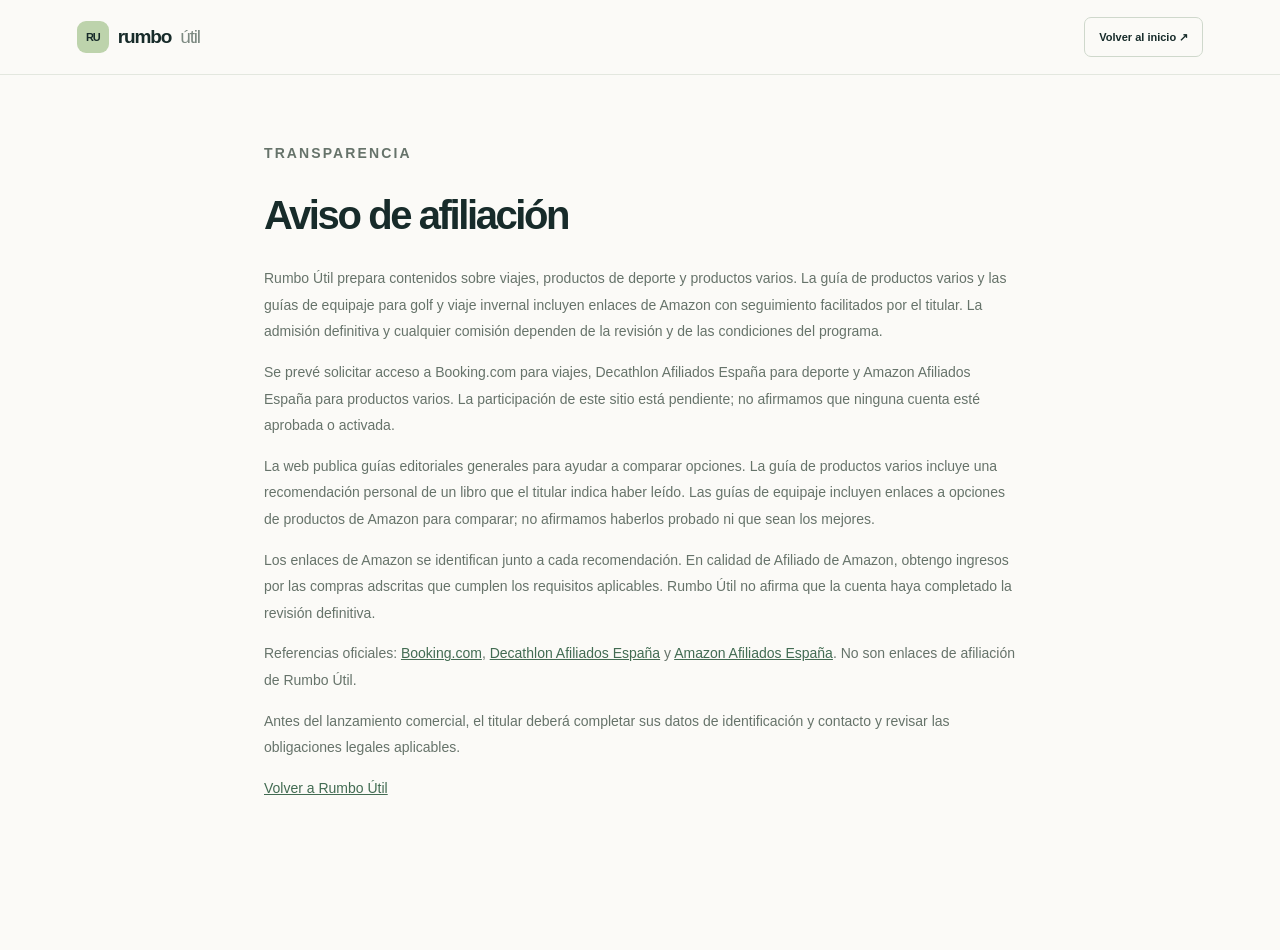
<file: afiliacion.html>
<!doctype html><html lang="es"><head><meta charset="utf-8"><meta name="viewport" content="width=device-width,initial-scale=1"><meta name="description" content="Estado de afiliación y transparencia de Rumbo Útil."><title>Aviso de afiliación | Rumbo Útil</title><link rel="stylesheet" href="styles.css"><link rel="stylesheet" href="categories.css"></head><body><header><a class="brand" href="index.html"><b>RU</b> rumbo<span>útil</span></a><a class="headcta" href="index.html">Volver al inicio ↗</a></header><main class="legal"><p class="eyebrow">TRANSPARENCIA</p><h1>Aviso de afiliación</h1><p>Rumbo Útil prepara contenidos sobre viajes, productos de deporte y productos varios. La guía de productos varios y las guías de equipaje para golf y viaje invernal incluyen enlaces de Amazon con seguimiento facilitados por el titular. La admisión definitiva y cualquier comisión dependen de la revisión y de las condiciones del programa.</p><p>Se prevé solicitar acceso a Booking.com para viajes, Decathlon Afiliados España para deporte y Amazon Afiliados España para productos varios. La participación de este sitio está pendiente; no afirmamos que ninguna cuenta esté aprobada o activada.</p><p>La web publica guías editoriales generales para ayudar a comparar opciones. La guía de productos varios incluye una recomendación personal de un libro que el titular indica haber leído. Las guías de equipaje incluyen enlaces a opciones de productos de Amazon para comparar; no afirmamos haberlos probado ni que sean los mejores.</p><p>Los enlaces de Amazon se identifican junto a cada recomendación. En calidad de Afiliado de Amazon, obtengo ingresos por las compras adscritas que cumplen los requisitos aplicables. Rumbo Útil no afirma que la cuenta haya completado la revisión definitiva.</p><p>Referencias oficiales: <a href="https://www.booking.com/affiliate-program/v2/index.html" rel="noopener noreferrer">Booking.com</a>, <a href="https://afiliacion.decathlon.es/" rel="noopener noreferrer">Decathlon Afiliados España</a> y <a href="https://afiliados.amazon.es/" rel="noopener noreferrer">Amazon Afiliados España</a>. No son enlaces de afiliación de Rumbo Útil.</p><p>Antes del lanzamiento comercial, el titular deberá completar sus datos de identificación y contacto y revisar las obligaciones legales aplicables.</p><p><a href="index.html">Volver a Rumbo Útil</a></p></main></body></html>
</file>
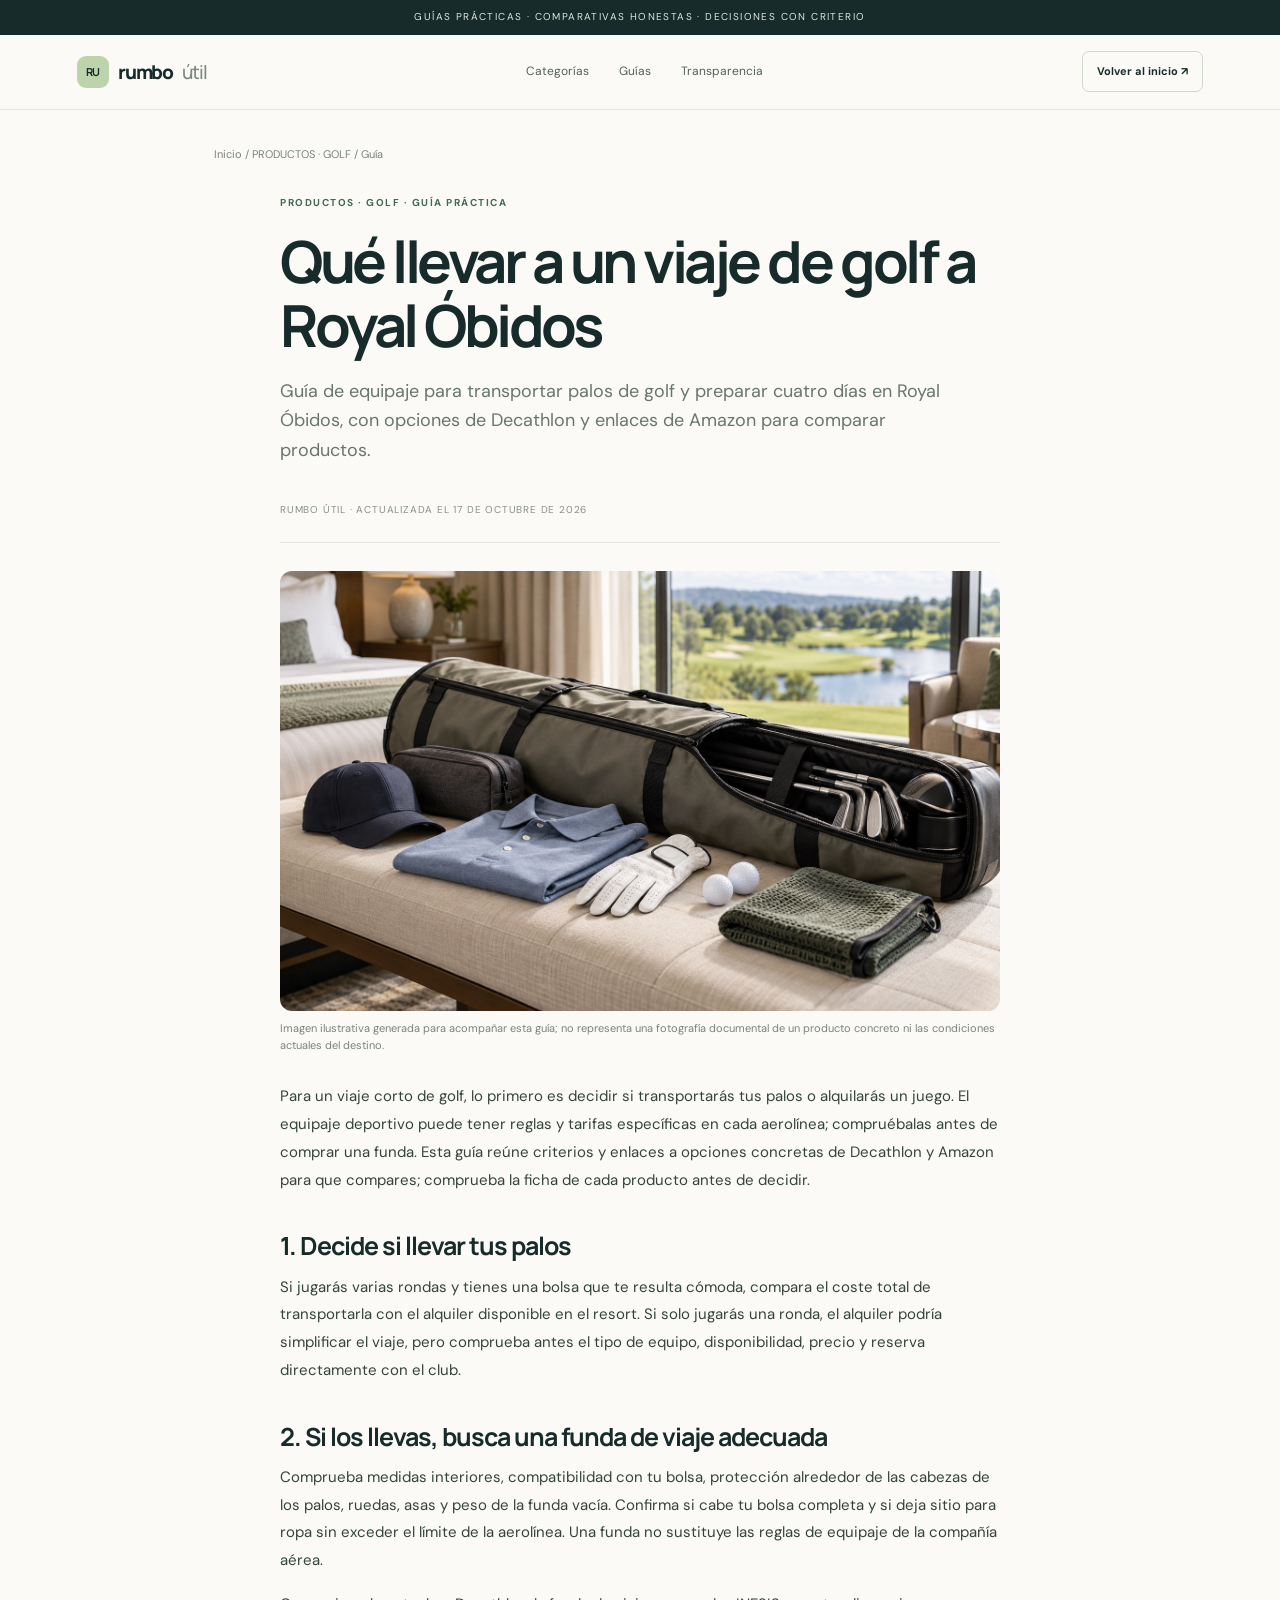
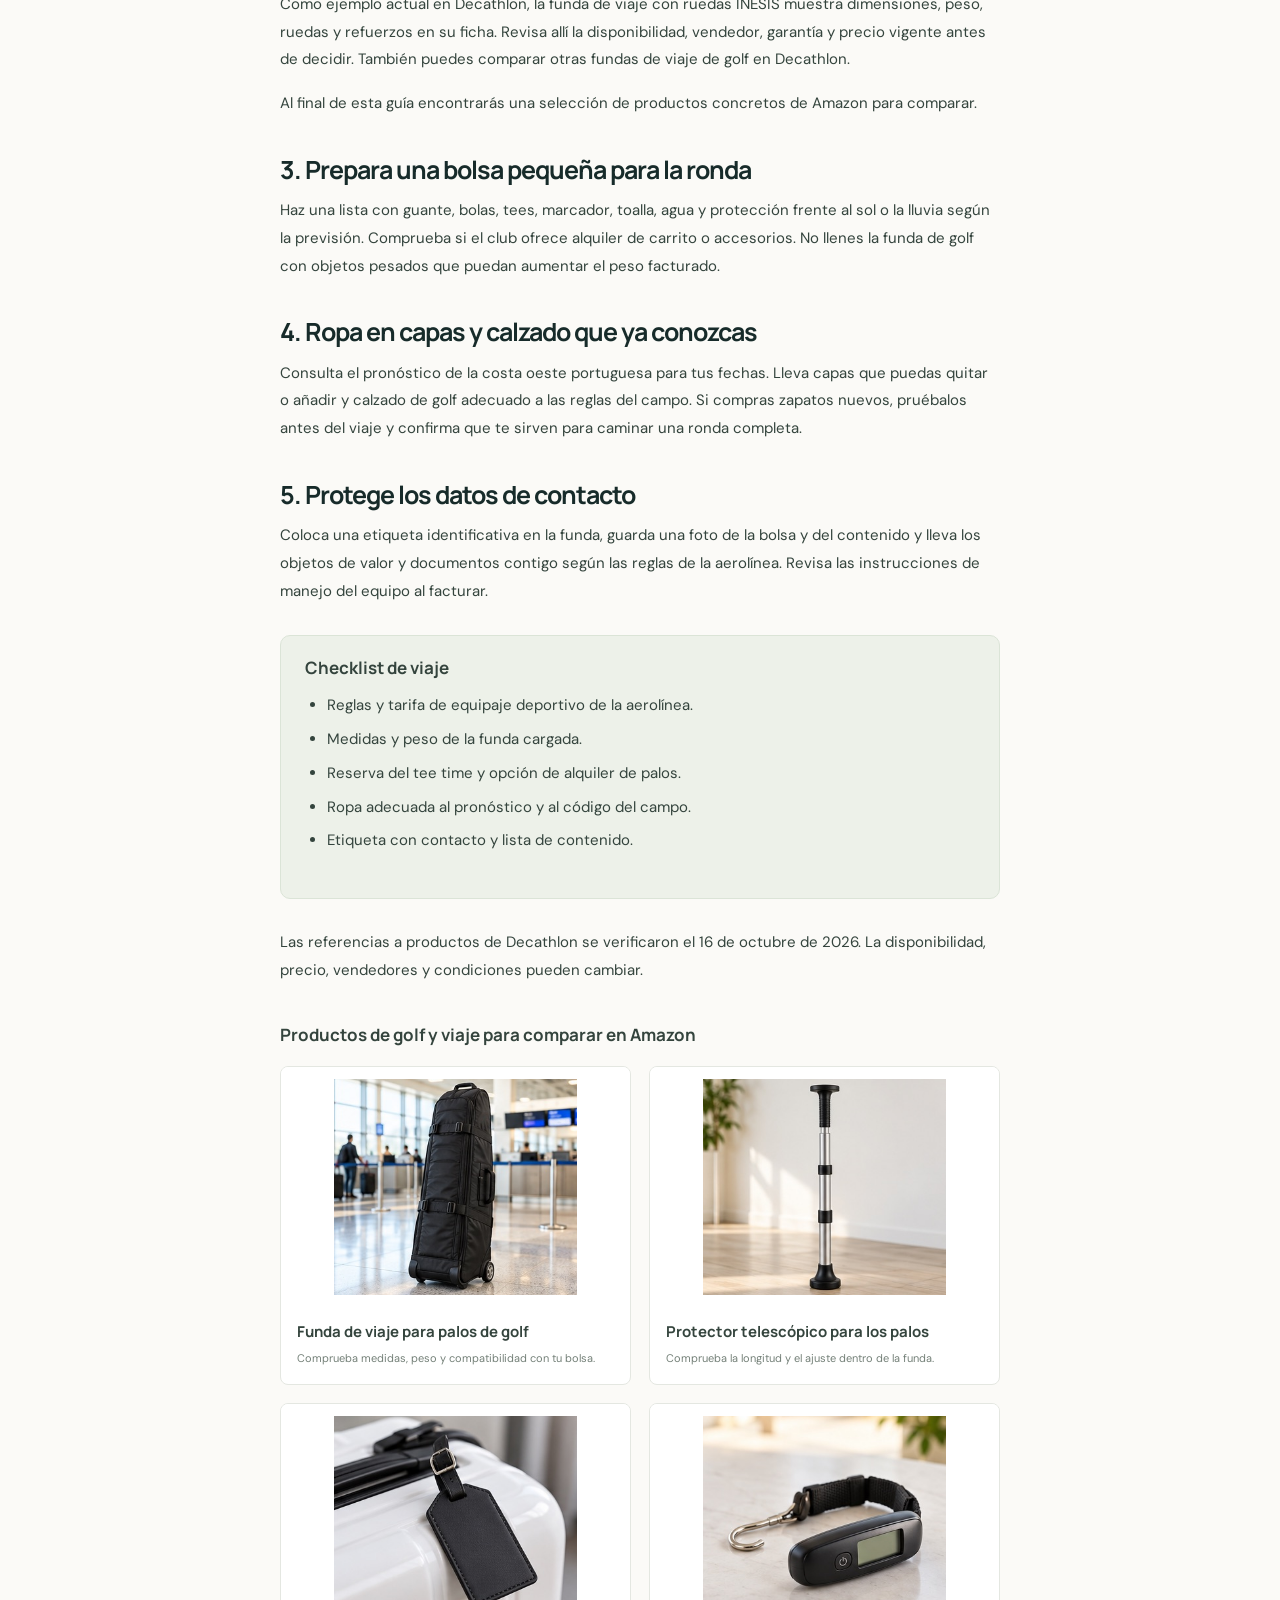
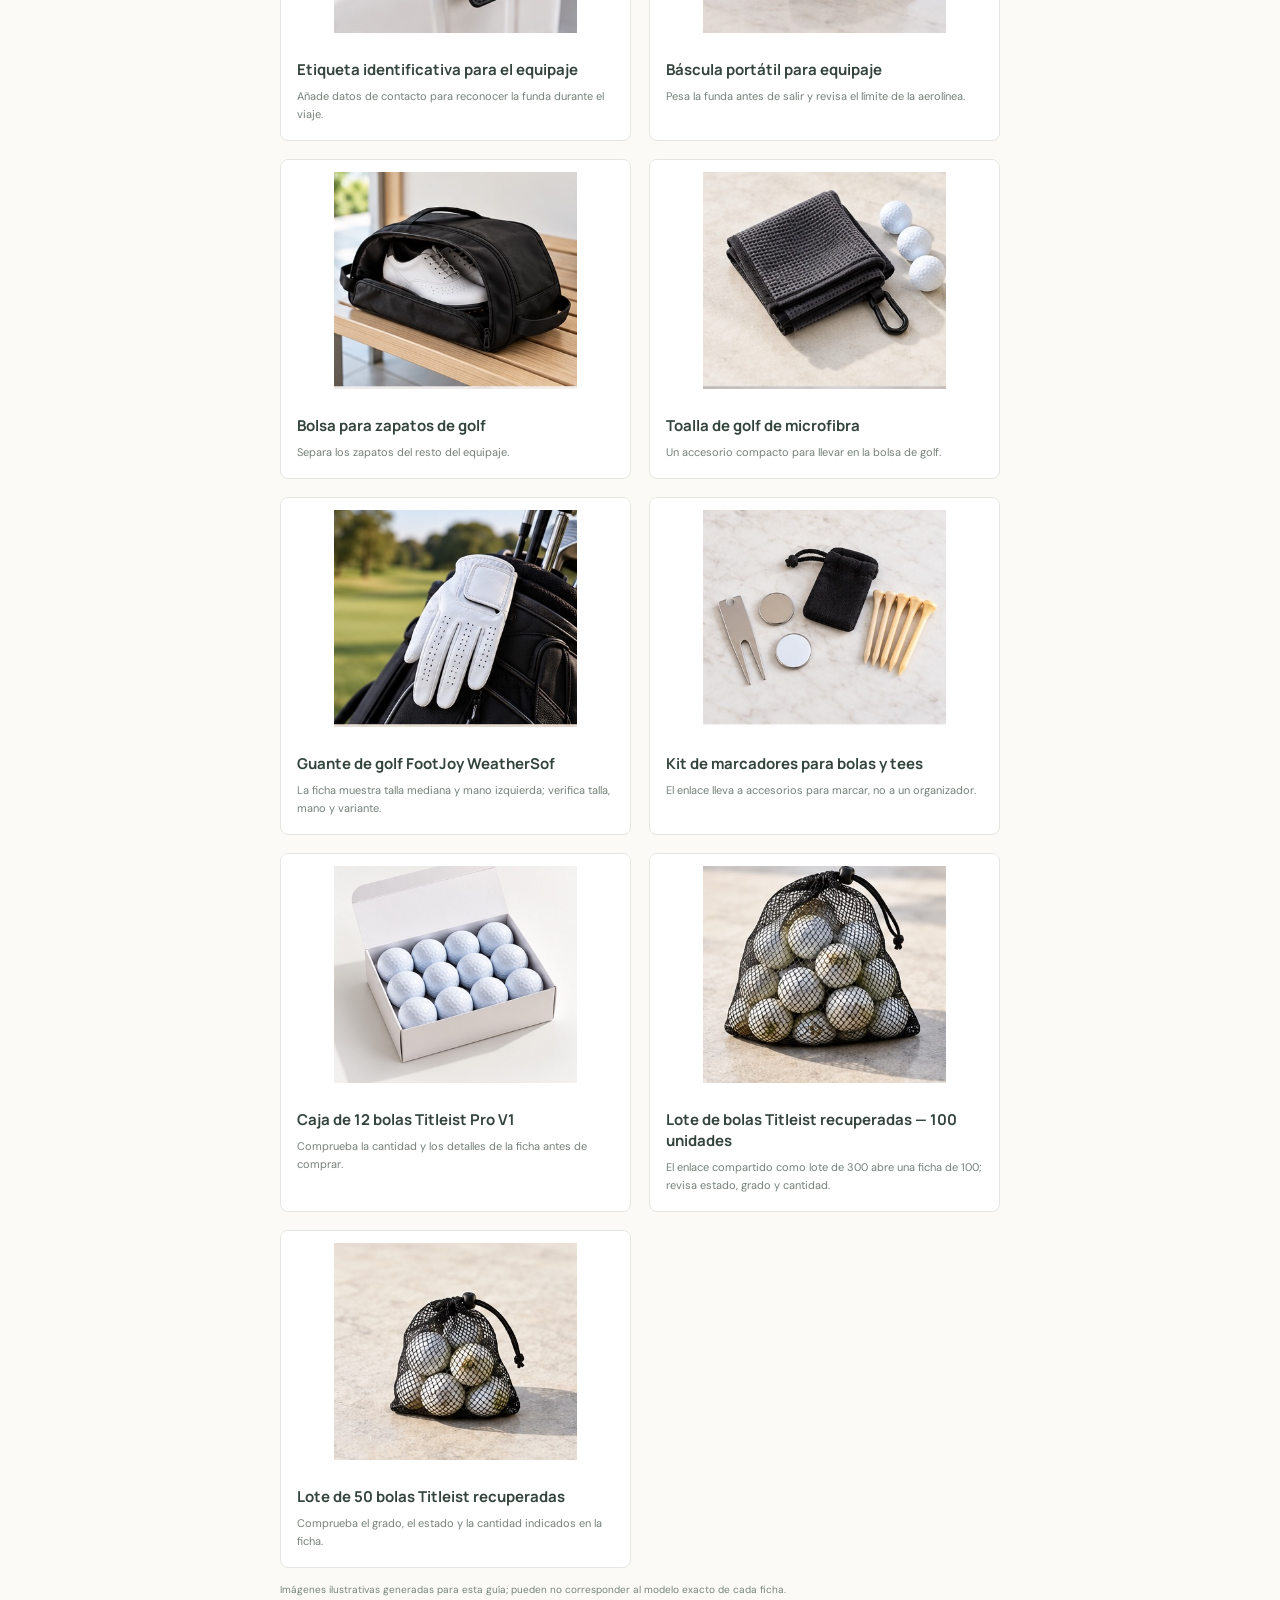
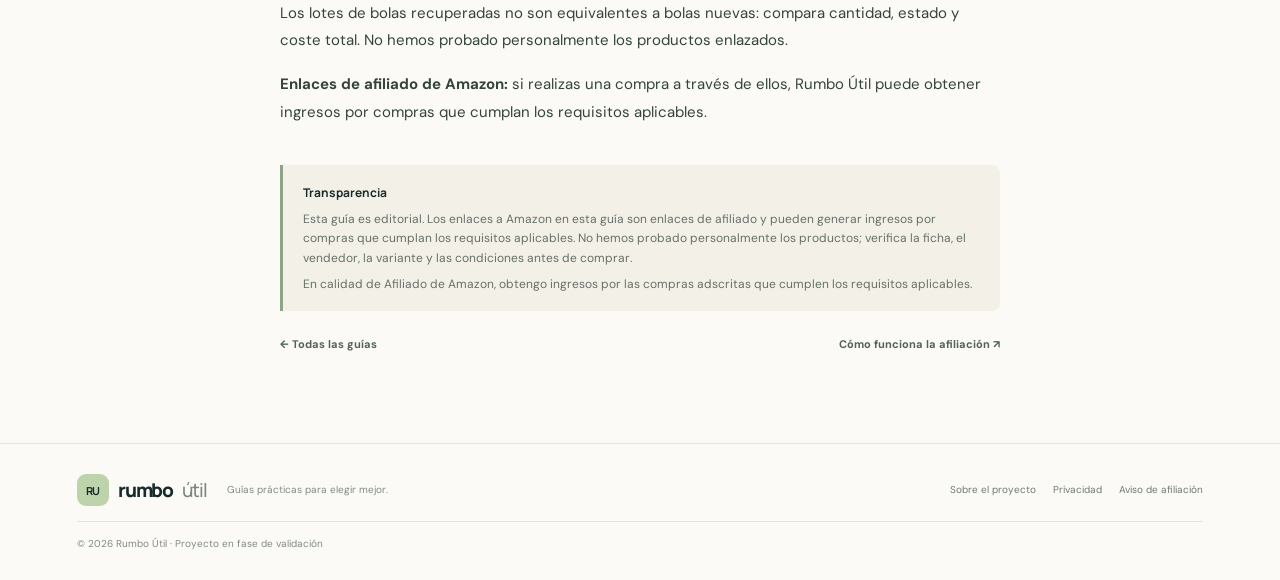
<file: equipaje-golf-portugal.html>
<!doctype html>
<html lang="es"><head><meta charset="utf-8"><meta name="viewport" content="width=device-width,initial-scale=1"><meta name="description" content="Guía de equipaje para transportar palos de golf y preparar cuatro días en Royal Óbidos, con opciones de Decathlon y enlaces de Amazon para comparar productos."><meta name="theme-color" content="#172b2a"><title>Qué llevar a un viaje de golf a Royal Óbidos | Rumbo Útil</title><link rel="preconnect" href="https://fonts.googleapis.com"><link rel="preconnect" href="https://fonts.gstatic.com" crossorigin><link href="https://fonts.googleapis.com/css2?family=DM+Sans:wght@400;500;600;700&family=Manrope:wght@500;600;700;800&display=swap" rel="stylesheet"><link rel="stylesheet" href="styles.css"><link rel="stylesheet" href="categories.css?v=20261017-grid-clean2"></head>
<body><div class="top">GUÍAS PRÁCTICAS · COMPARATIVAS HONESTAS · DECISIONES CON CRITERIO</div><header><a class="brand" href="index.html"><b>RU</b> rumbo<span>útil</span></a><nav id="nav"><a href="index.html#categorias">Categorías</a><a href="index.html#guias-publicadas">Guías</a><a href="afiliacion.html">Transparencia</a></nav><a class="headcta" href="index.html">Volver al inicio ↗</a><button id="menu" aria-label="Abrir menú" aria-expanded="false">☰</button></header>
<main class="article-page"><div class="article-breadcrumb"><a href="index.html">Inicio</a><span> / </span><a href="index.html#categorias">PRODUCTOS · GOLF</a><span> / Guía</span></div><article><p class="eyebrow">PRODUCTOS · GOLF · GUÍA PRÁCTICA</p><h1>Qué llevar a un viaje de golf a Royal Óbidos</h1><p class="article-lead">Guía de equipaje para transportar palos de golf y preparar cuatro días en Royal Óbidos, con opciones de Decathlon y enlaces de Amazon para comparar productos.</p><div class="article-meta">Rumbo Útil · Actualizada el 17 de octubre de 2026</div><figure class="guide-photo"><img src="assets/equipaje-golf.jpg" alt="Funda de viaje para palos de golf y accesorios dispuestos para preparar el equipaje; imagen ilustrativa, no corresponde a productos concretos." width="1536" height="1024" fetchpriority="high"><figcaption>Imagen ilustrativa generada para acompañar esta guía; no representa una fotografía documental de un producto concreto ni las condiciones actuales del destino.</figcaption></figure><div class="article-content"><p>Para un viaje corto de golf, lo primero es decidir si transportarás tus palos o alquilarás un juego. El equipaje deportivo puede tener reglas y tarifas específicas en cada aerolínea; compruébalas antes de comprar una funda. Esta guía reúne criterios y enlaces a opciones concretas de Decathlon y Amazon para que compares; comprueba la ficha de cada producto antes de decidir.</p>
<h2>1. Decide si llevar tus palos</h2><p>Si jugarás varias rondas y tienes una bolsa que te resulta cómoda, compara el coste total de transportarla con el alquiler disponible en el resort. Si solo jugarás una ronda, el alquiler podría simplificar el viaje, pero comprueba antes el tipo de equipo, disponibilidad, precio y reserva directamente con el club.</p>
<h2>2. Si los llevas, busca una funda de viaje adecuada</h2><p>Comprueba medidas interiores, compatibilidad con tu bolsa, protección alrededor de las cabezas de los palos, ruedas, asas y peso de la funda vacía. Confirma si cabe tu bolsa completa y si deja sitio para ropa sin exceder el límite de la aerolínea. Una funda no sustituye las reglas de equipaje de la compañía aérea.</p><p>Como ejemplo actual en Decathlon, la <a href="https://www.decathlon.es/es/p/funda-de-viaje-con-ruedas-golf-inesis-gris/106005/c3c382m8505194" target="_blank" rel="noopener noreferrer">funda de viaje con ruedas INESIS</a> muestra dimensiones, peso, ruedas y refuerzos en su ficha. Revisa allí la disponibilidad, vendedor, garantía y precio vigente antes de decidir. También puedes comparar otras <a href="https://www.decathlon.es/es/deportes/golf/accesorios-bolsas-golf" target="_blank" rel="noopener noreferrer">fundas de viaje de golf en Decathlon</a>.</p><p>Al final de esta guía encontrarás una selección de productos concretos de Amazon para comparar.</p>
<h2>3. Prepara una bolsa pequeña para la ronda</h2><p>Haz una lista con guante, bolas, tees, marcador, toalla, agua y protección frente al sol o la lluvia según la previsión. Comprueba si el club ofrece alquiler de carrito o accesorios. No llenes la funda de golf con objetos pesados que puedan aumentar el peso facturado.</p>
<h2>4. Ropa en capas y calzado que ya conozcas</h2><p>Consulta el pronóstico de la costa oeste portuguesa para tus fechas. Lleva capas que puedas quitar o añadir y calzado de golf adecuado a las reglas del campo. Si compras zapatos nuevos, pruébalos antes del viaje y confirma que te sirven para caminar una ronda completa.</p>
<h2>5. Protege los datos de contacto</h2><p>Coloca una etiqueta identificativa en la funda, guarda una foto de la bolsa y del contenido y lleva los objetos de valor y documentos contigo según las reglas de la aerolínea. Revisa las instrucciones de manejo del equipo al facturar.</p>
<div class="article-check"><h3>Checklist de viaje</h3><ul><li>Reglas y tarifa de equipaje deportivo de la aerolínea.</li><li>Medidas y peso de la funda cargada.</li><li>Reserva del tee time y opción de alquiler de palos.</li><li>Ropa adecuada al pronóstico y al código del campo.</li><li>Etiqueta con contacto y lista de contenido.</li></ul></div>

<p>Las referencias a productos de Decathlon se verificaron el 16 de octubre de 2026. La disponibilidad, precio, vendedores y condiciones pueden cambiar.</p><section class="article-check affiliate-section"><h3>Productos de golf y viaje para comparar en Amazon</h3><div class="affiliate-products">
<article class="affiliate-product"><a class="affiliate-product-visual" href="https://link.amazon/B0h2jr1VJ" target="_blank" rel="sponsored nofollow noopener noreferrer" aria-label="Ver Funda de viaje para palos de golf"><img src="assets/product-images/golf-clean-0-0.jpg" alt="Ilustración orientativa de Funda de viaje para palos de golf" loading="lazy"></a><div class="affiliate-product-copy"><h4><a href="https://link.amazon/B0h2jr1VJ" target="_blank" rel="sponsored nofollow noopener noreferrer">Funda de viaje para palos de golf</a></h4><p><a href="https://link.amazon/B0h2jr1VJ" target="_blank" rel="sponsored nofollow noopener noreferrer">Comprueba medidas, peso y compatibilidad con tu bolsa.</a></p></div></article>
<article class="affiliate-product"><a class="affiliate-product-visual" href="https://link.amazon/B05fvCtmq" target="_blank" rel="sponsored nofollow noopener noreferrer" aria-label="Ver Protector telescópico para los palos"><img src="assets/product-images/golf-clean-0-1.jpg" alt="Ilustración orientativa de Protector telescópico para los palos" loading="lazy"></a><div class="affiliate-product-copy"><h4><a href="https://link.amazon/B05fvCtmq" target="_blank" rel="sponsored nofollow noopener noreferrer">Protector telescópico para los palos</a></h4><p><a href="https://link.amazon/B05fvCtmq" target="_blank" rel="sponsored nofollow noopener noreferrer">Comprueba la longitud y el ajuste dentro de la funda.</a></p></div></article>
<article class="affiliate-product"><a class="affiliate-product-visual" href="https://link.amazon/B093qhd9D" target="_blank" rel="sponsored nofollow noopener noreferrer" aria-label="Ver Etiqueta identificativa para el equipaje"><img src="assets/product-images/golf-clean-0-2.jpg" alt="Ilustración orientativa de Etiqueta identificativa para el equipaje" loading="lazy"></a><div class="affiliate-product-copy"><h4><a href="https://link.amazon/B093qhd9D" target="_blank" rel="sponsored nofollow noopener noreferrer">Etiqueta identificativa para el equipaje</a></h4><p><a href="https://link.amazon/B093qhd9D" target="_blank" rel="sponsored nofollow noopener noreferrer">Añade datos de contacto para reconocer la funda durante el viaje.</a></p></div></article>
<article class="affiliate-product"><a class="affiliate-product-visual" href="https://link.amazon/B0eizZhFa" target="_blank" rel="sponsored nofollow noopener noreferrer" aria-label="Ver Báscula portátil para equipaje"><img src="assets/product-images/golf-clean-0-3.jpg" alt="Ilustración orientativa de Báscula portátil para equipaje" loading="lazy"></a><div class="affiliate-product-copy"><h4><a href="https://link.amazon/B0eizZhFa" target="_blank" rel="sponsored nofollow noopener noreferrer">Báscula portátil para equipaje</a></h4><p><a href="https://link.amazon/B0eizZhFa" target="_blank" rel="sponsored nofollow noopener noreferrer">Pesa la funda antes de salir y revisa el límite de la aerolínea.</a></p></div></article>
<article class="affiliate-product"><a class="affiliate-product-visual" href="https://link.amazon/B0dfwihcb" target="_blank" rel="sponsored nofollow noopener noreferrer" aria-label="Ver Bolsa para zapatos de golf"><img src="assets/product-images/golf-clean-1-0.jpg" alt="Ilustración orientativa de Bolsa para zapatos de golf" loading="lazy"></a><div class="affiliate-product-copy"><h4><a href="https://link.amazon/B0dfwihcb" target="_blank" rel="sponsored nofollow noopener noreferrer">Bolsa para zapatos de golf</a></h4><p><a href="https://link.amazon/B0dfwihcb" target="_blank" rel="sponsored nofollow noopener noreferrer">Separa los zapatos del resto del equipaje.</a></p></div></article>
<article class="affiliate-product"><a class="affiliate-product-visual" href="https://link.amazon/B00pslUaC" target="_blank" rel="sponsored nofollow noopener noreferrer" aria-label="Ver Toalla de golf de microfibra"><img src="assets/product-images/golf-clean-1-1.jpg" alt="Ilustración orientativa de Toalla de golf de microfibra" loading="lazy"></a><div class="affiliate-product-copy"><h4><a href="https://link.amazon/B00pslUaC" target="_blank" rel="sponsored nofollow noopener noreferrer">Toalla de golf de microfibra</a></h4><p><a href="https://link.amazon/B00pslUaC" target="_blank" rel="sponsored nofollow noopener noreferrer">Un accesorio compacto para llevar en la bolsa de golf.</a></p></div></article>
<article class="affiliate-product"><a class="affiliate-product-visual" href="https://link.amazon/B0cDRiQVI" target="_blank" rel="sponsored nofollow noopener noreferrer" aria-label="Ver Guante de golf FootJoy WeatherSof"><img src="assets/product-images/golf-clean-1-2.jpg" alt="Ilustración orientativa de Guante de golf FootJoy WeatherSof" loading="lazy"></a><div class="affiliate-product-copy"><h4><a href="https://link.amazon/B0cDRiQVI" target="_blank" rel="sponsored nofollow noopener noreferrer">Guante de golf FootJoy WeatherSof</a></h4><p><a href="https://link.amazon/B0cDRiQVI" target="_blank" rel="sponsored nofollow noopener noreferrer">La ficha muestra talla mediana y mano izquierda; verifica talla, mano y variante.</a></p></div></article>
<article class="affiliate-product"><a class="affiliate-product-visual" href="https://link.amazon/B082JMRl5" target="_blank" rel="sponsored nofollow noopener noreferrer" aria-label="Ver Kit de marcadores para bolas y tees"><img src="assets/product-images/golf-clean-1-3.jpg" alt="Ilustración orientativa de Kit de marcadores para bolas y tees" loading="lazy"></a><div class="affiliate-product-copy"><h4><a href="https://link.amazon/B082JMRl5" target="_blank" rel="sponsored nofollow noopener noreferrer">Kit de marcadores para bolas y tees</a></h4><p><a href="https://link.amazon/B082JMRl5" target="_blank" rel="sponsored nofollow noopener noreferrer">El enlace lleva a accesorios para marcar, no a un organizador.</a></p></div></article>
<article class="affiliate-product"><a class="affiliate-product-visual" href="https://link.amazon/B06GmIb2d" target="_blank" rel="sponsored nofollow noopener noreferrer" aria-label="Ver Caja de 12 bolas Titleist Pro V1"><img src="assets/product-images/golf-clean-2-0.jpg" alt="Ilustración orientativa de Caja de 12 bolas Titleist Pro V1" loading="lazy"></a><div class="affiliate-product-copy"><h4><a href="https://link.amazon/B06GmIb2d" target="_blank" rel="sponsored nofollow noopener noreferrer">Caja de 12 bolas Titleist Pro V1</a></h4><p><a href="https://link.amazon/B06GmIb2d" target="_blank" rel="sponsored nofollow noopener noreferrer">Comprueba la cantidad y los detalles de la ficha antes de comprar.</a></p></div></article>
<article class="affiliate-product"><a class="affiliate-product-visual" href="https://link.amazon/B0fxG5gz7" target="_blank" rel="sponsored nofollow noopener noreferrer" aria-label="Ver Lote de bolas Titleist recuperadas — 100 unidades"><img src="assets/product-images/golf-clean-2-1.jpg" alt="Ilustración orientativa de Lote de bolas Titleist recuperadas — 100 unidades" loading="lazy"></a><div class="affiliate-product-copy"><h4><a href="https://link.amazon/B0fxG5gz7" target="_blank" rel="sponsored nofollow noopener noreferrer">Lote de bolas Titleist recuperadas — 100 unidades</a></h4><p><a href="https://link.amazon/B0fxG5gz7" target="_blank" rel="sponsored nofollow noopener noreferrer">El enlace compartido como lote de 300 abre una ficha de 100; revisa estado, grado y cantidad.</a></p></div></article>
<article class="affiliate-product"><a class="affiliate-product-visual" href="https://link.amazon/B07a5keDi" target="_blank" rel="sponsored nofollow noopener noreferrer" aria-label="Ver Lote de 50 bolas Titleist recuperadas"><img src="assets/product-images/golf-clean-2-2.jpg" alt="Ilustración orientativa de Lote de 50 bolas Titleist recuperadas" loading="lazy"></a><div class="affiliate-product-copy"><h4><a href="https://link.amazon/B07a5keDi" target="_blank" rel="sponsored nofollow noopener noreferrer">Lote de 50 bolas Titleist recuperadas</a></h4><p><a href="https://link.amazon/B07a5keDi" target="_blank" rel="sponsored nofollow noopener noreferrer">Comprueba el grado, el estado y la cantidad indicados en la ficha.</a></p></div></article>
</div><p class="affiliate-image-note">Imágenes ilustrativas generadas para esta guía; pueden no corresponder al modelo exacto de cada ficha.</p><p>Los lotes de bolas recuperadas no son equivalentes a bolas nuevas: compara cantidad, estado y coste total. No hemos probado personalmente los productos enlazados.</p><p><strong>Enlaces de afiliado de Amazon:</strong> si realizas una compra a través de ellos, Rumbo Útil puede obtener ingresos por compras que cumplan los requisitos aplicables.</p></section></div><aside class="article-disclosure"><b>Transparencia</b><p>Esta guía es editorial. Los enlaces a Amazon en esta guía son enlaces de afiliado y pueden generar ingresos por compras que cumplan los requisitos aplicables. No hemos probado personalmente los productos; verifica la ficha, el vendedor, la variante y las condiciones antes de comprar.</p><p>En calidad de Afiliado de Amazon, obtengo ingresos por las compras adscritas que cumplen los requisitos aplicables.</p></aside><nav class="article-next"><a href="index.html#guias-publicadas">← Todas las guías</a><a href="afiliacion.html">Cómo funciona la afiliación ↗</a></nav></article></main>
<footer><a class="brand" href="index.html"><b>RU</b> rumbo<span>útil</span></a><p>Guías prácticas para elegir mejor.</p><div><a href="index.html#metodo">Sobre el proyecto</a><a href="privacidad.html">Privacidad</a><a href="afiliacion.html">Aviso de afiliación</a></div><small>© <span id="year"></span> Rumbo Útil · Proyecto en fase de validación</small></footer><script src="site.js?v=b5dfb23"></script></body></html>
</file>
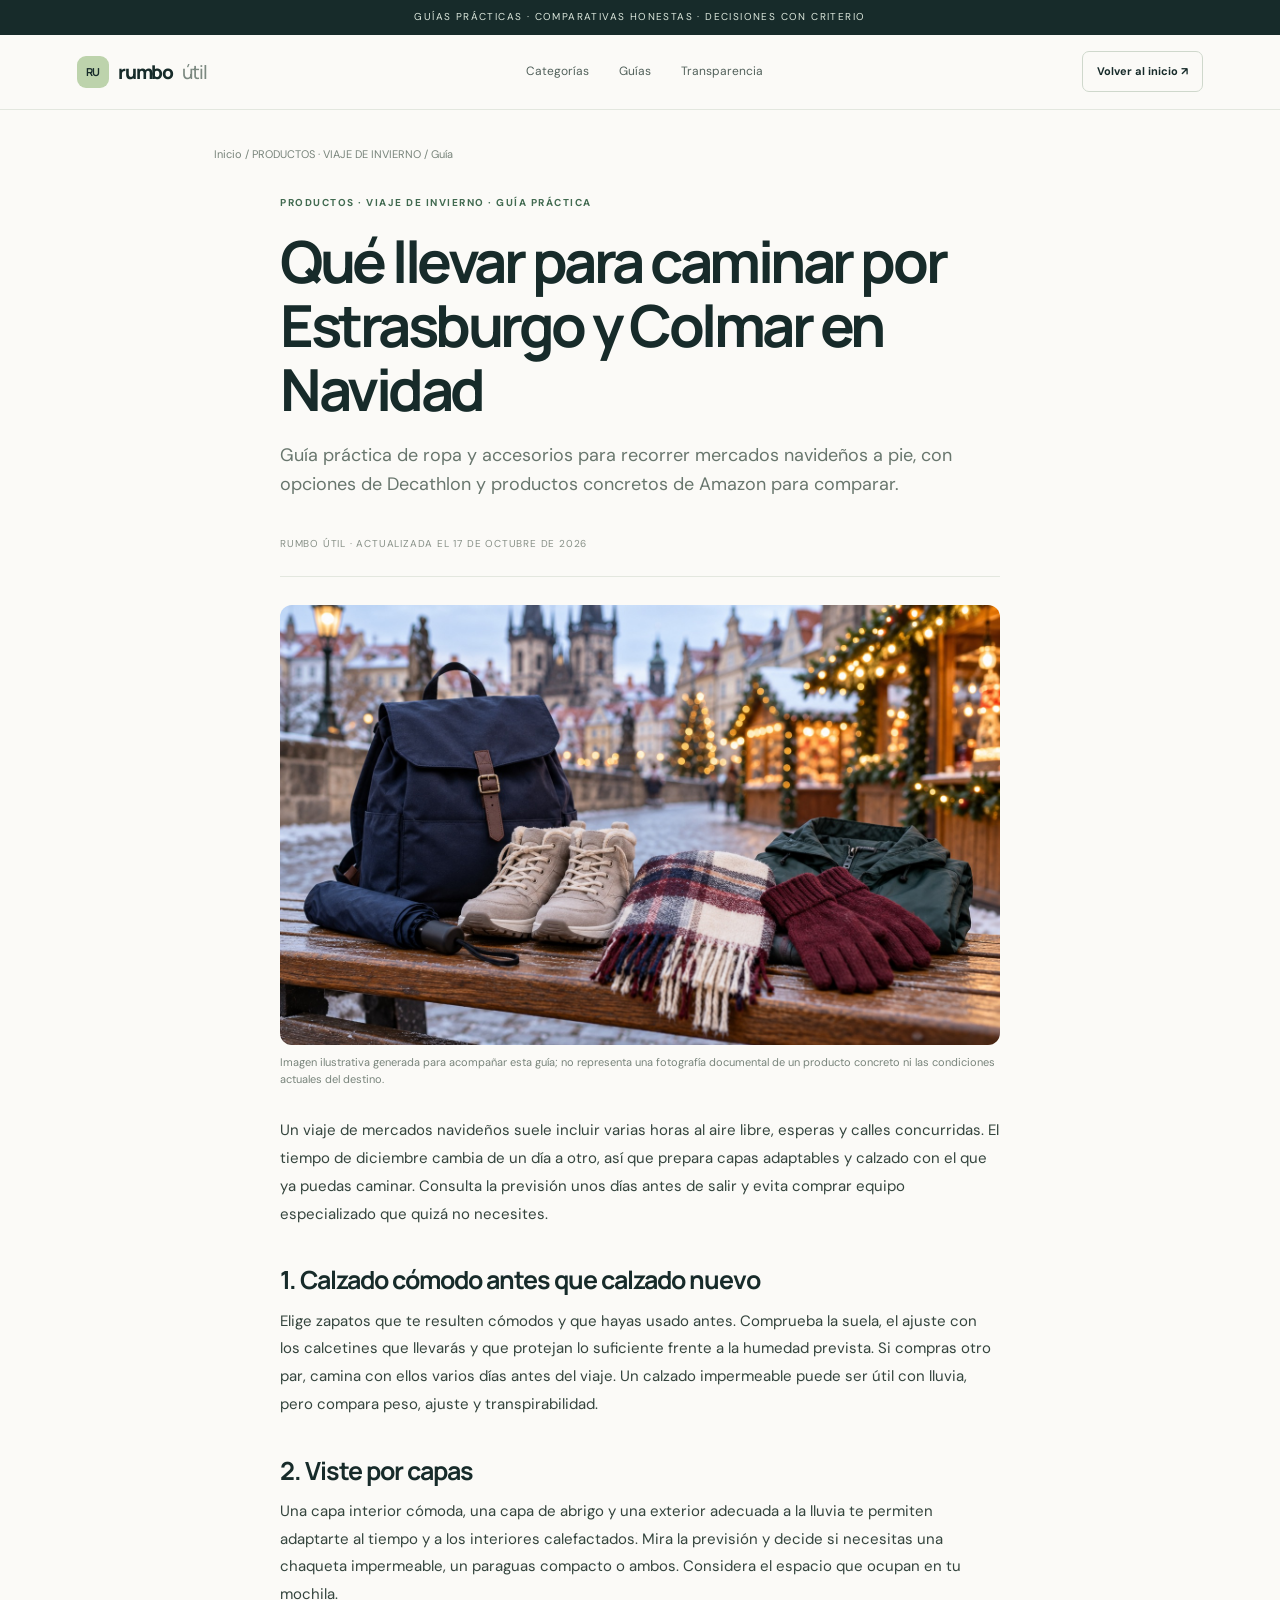
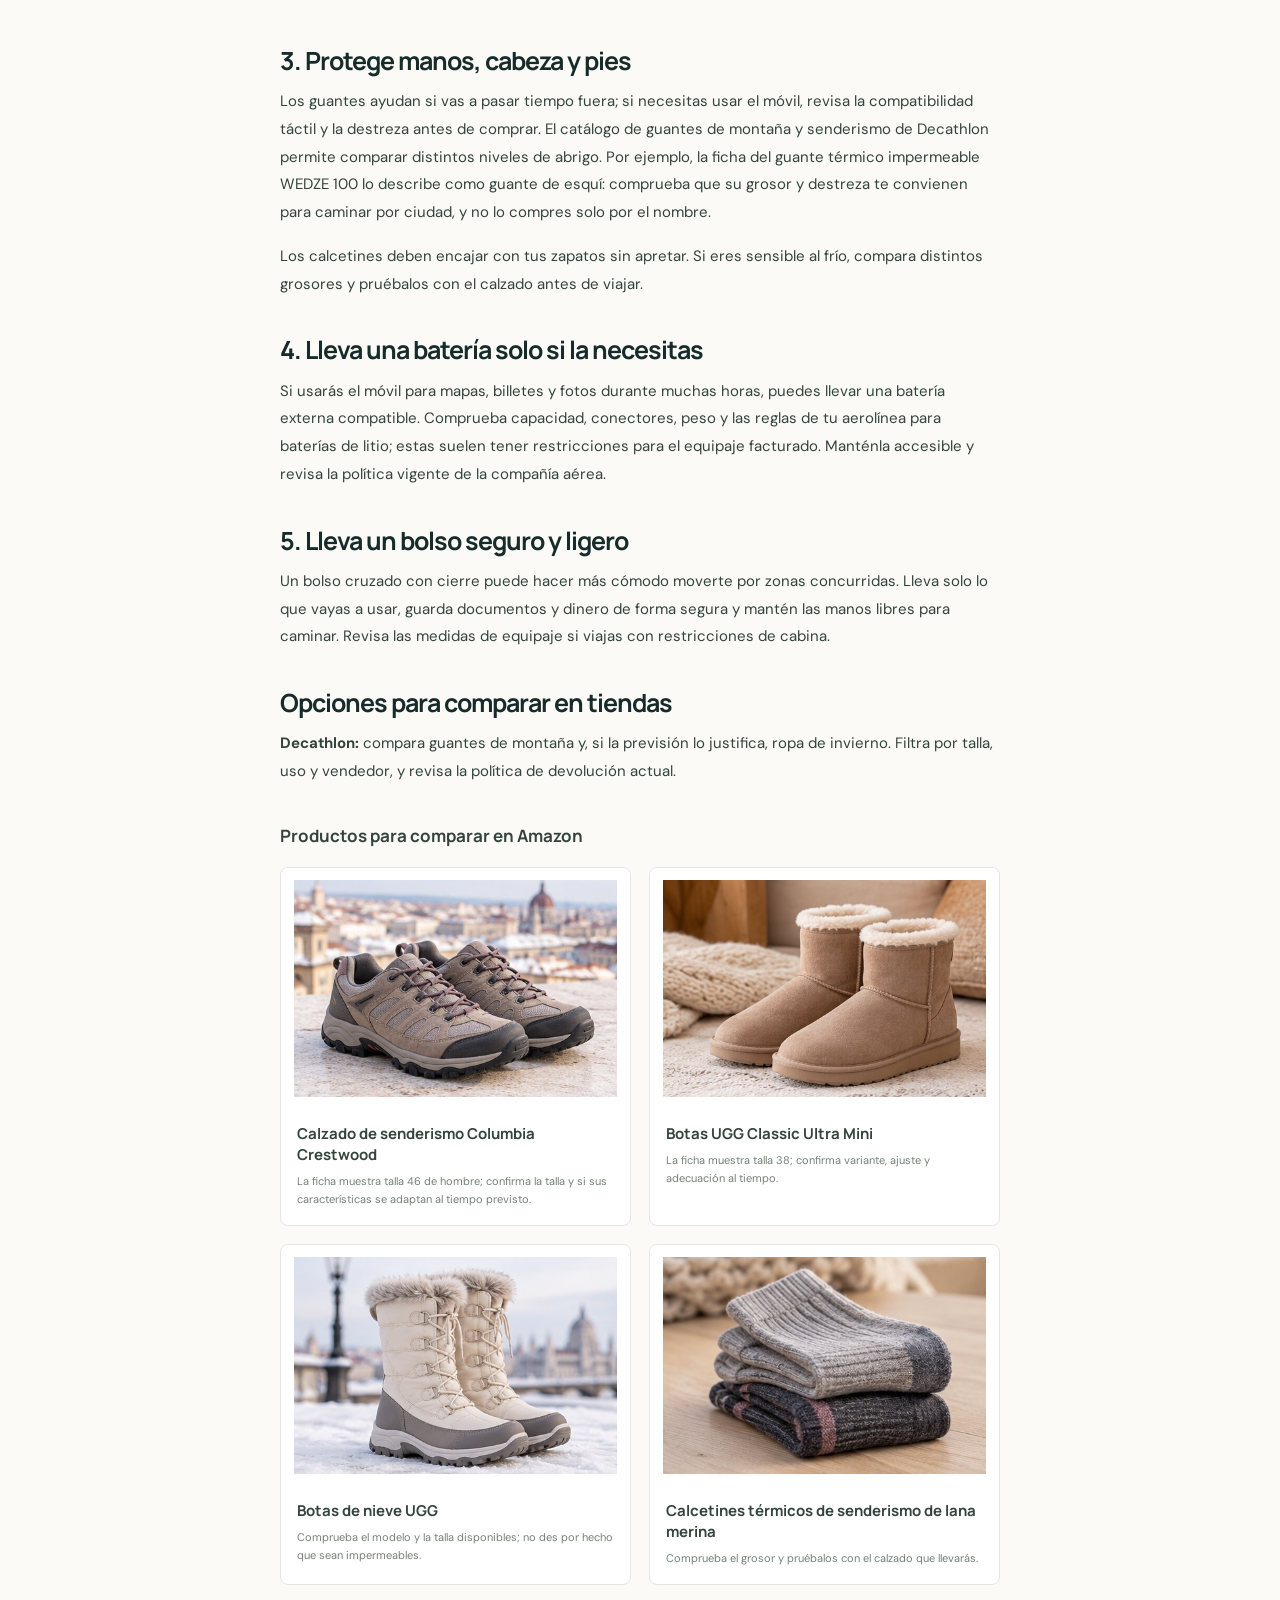
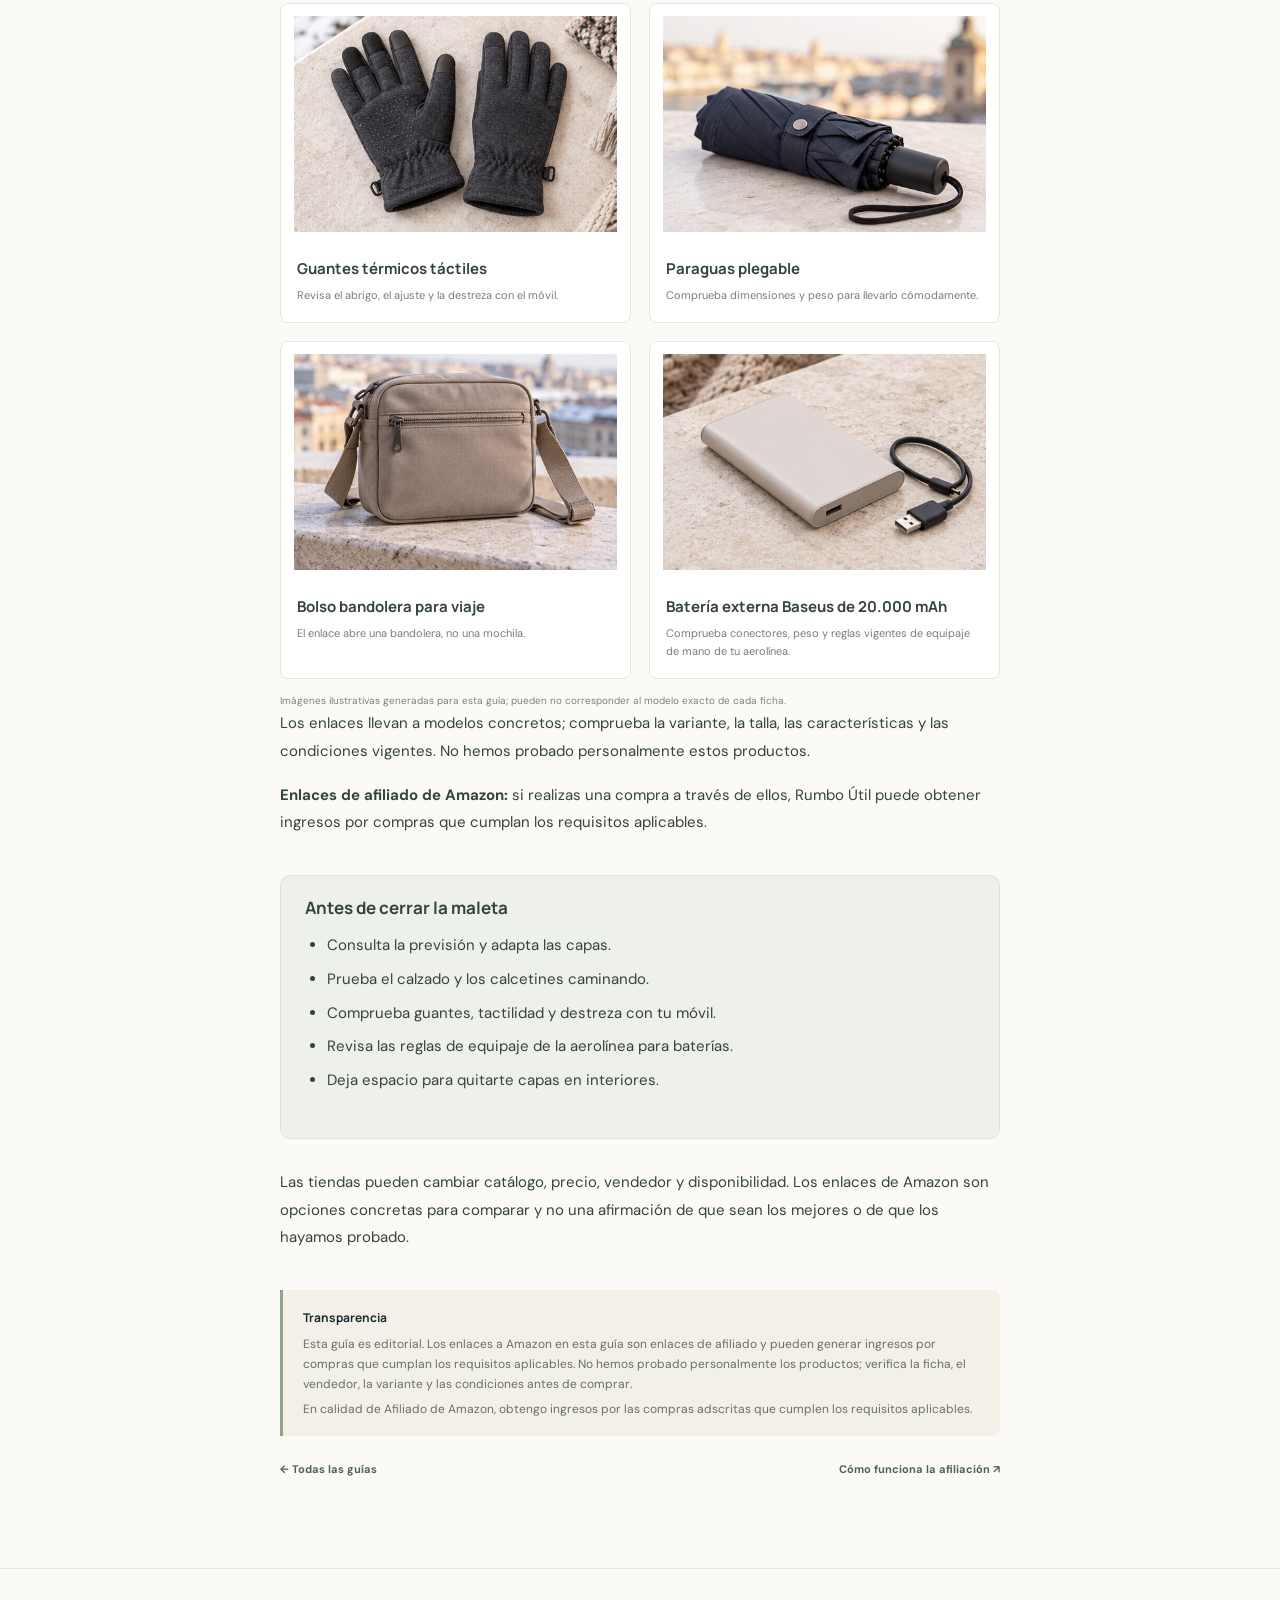
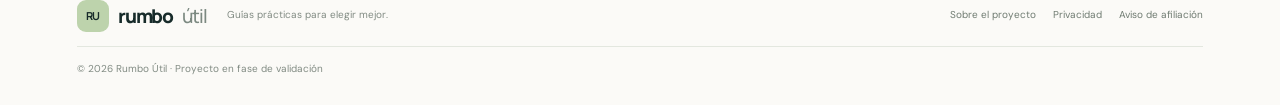
<file: equipaje-mercadillos-navidad.html>
<!doctype html>
<html lang="es"><head><meta charset="utf-8"><meta name="viewport" content="width=device-width,initial-scale=1"><meta name="description" content="Guía práctica de ropa y accesorios para recorrer mercados navideños a pie, con opciones de Decathlon y productos concretos de Amazon para comparar."><meta name="theme-color" content="#172b2a"><title>Qué llevar para caminar por Estrasburgo y Colmar en Navidad | Rumbo Útil</title><link rel="preconnect" href="https://fonts.googleapis.com"><link rel="preconnect" href="https://fonts.gstatic.com" crossorigin><link href="https://fonts.googleapis.com/css2?family=DM+Sans:wght@400;500;600;700&family=Manrope:wght@500;600;700;800&display=swap" rel="stylesheet"><link rel="stylesheet" href="styles.css"><link rel="stylesheet" href="categories.css?v=20261017-grid-clean2"></head>
<body><div class="top">GUÍAS PRÁCTICAS · COMPARATIVAS HONESTAS · DECISIONES CON CRITERIO</div><header><a class="brand" href="index.html"><b>RU</b> rumbo<span>útil</span></a><nav id="nav"><a href="index.html#categorias">Categorías</a><a href="index.html#guias-publicadas">Guías</a><a href="afiliacion.html">Transparencia</a></nav><a class="headcta" href="index.html">Volver al inicio ↗</a><button id="menu" aria-label="Abrir menú" aria-expanded="false">☰</button></header>
<main class="article-page"><div class="article-breadcrumb"><a href="index.html">Inicio</a><span> / </span><a href="index.html#categorias">PRODUCTOS · VIAJE DE INVIERNO</a><span> / Guía</span></div><article><p class="eyebrow">PRODUCTOS · VIAJE DE INVIERNO · GUÍA PRÁCTICA</p><h1>Qué llevar para caminar por Estrasburgo y Colmar en Navidad</h1><p class="article-lead">Guía práctica de ropa y accesorios para recorrer mercados navideños a pie, con opciones de Decathlon y productos concretos de Amazon para comparar.</p><div class="article-meta">Rumbo Útil · Actualizada el 17 de octubre de 2026</div><figure class="guide-photo"><img src="assets/equipaje-invierno.jpg" alt="Calzado y accesorios de abrigo preparados para un viaje de invierno; imagen ilustrativa, no corresponde a productos concretos." width="1536" height="1024" fetchpriority="high"><figcaption>Imagen ilustrativa generada para acompañar esta guía; no representa una fotografía documental de un producto concreto ni las condiciones actuales del destino.</figcaption></figure><div class="article-content"><p>Un viaje de mercados navideños suele incluir varias horas al aire libre, esperas y calles concurridas. El tiempo de diciembre cambia de un día a otro, así que prepara capas adaptables y calzado con el que ya puedas caminar. Consulta la previsión unos días antes de salir y evita comprar equipo especializado que quizá no necesites.</p>
<h2>1. Calzado cómodo antes que calzado nuevo</h2><p>Elige zapatos que te resulten cómodos y que hayas usado antes. Comprueba la suela, el ajuste con los calcetines que llevarás y que protejan lo suficiente frente a la humedad prevista. Si compras otro par, camina con ellos varios días antes del viaje. Un calzado impermeable puede ser útil con lluvia, pero compara peso, ajuste y transpirabilidad.</p>
<h2>2. Viste por capas</h2><p>Una capa interior cómoda, una capa de abrigo y una exterior adecuada a la lluvia te permiten adaptarte al tiempo y a los interiores calefactados. Mira la previsión y decide si necesitas una chaqueta impermeable, un paraguas compacto o ambos. Considera el espacio que ocupan en tu mochila.</p>
<h2>3. Protege manos, cabeza y pies</h2><p>Los guantes ayudan si vas a pasar tiempo fuera; si necesitas usar el móvil, revisa la compatibilidad táctil y la destreza antes de comprar. El catálogo de <a href="https://www.decathlon.es/es/deportes/montana/guantes-manoplas-trekking-senderismo" target="_blank" rel="noopener noreferrer">guantes de montaña y senderismo de Decathlon</a> permite comparar distintos niveles de abrigo. Por ejemplo, la ficha del <a href="https://www.decathlon.es/es/p/guantes-termicos-de-esqui-y-nieve-impermeables-adulto-wedze-100-negros/310563/c382m8562916" target="_blank" rel="noopener noreferrer">guante térmico impermeable WEDZE 100</a> lo describe como guante de esquí: comprueba que su grosor y destreza te convienen para caminar por ciudad, y no lo compres solo por el nombre.</p><p>Los calcetines deben encajar con tus zapatos sin apretar. Si eres sensible al frío, compara distintos grosores y pruébalos con el calzado antes de viajar.</p>
<h2>4. Lleva una batería solo si la necesitas</h2><p>Si usarás el móvil para mapas, billetes y fotos durante muchas horas, puedes llevar una batería externa compatible. Comprueba capacidad, conectores, peso y las reglas de tu aerolínea para baterías de litio; estas suelen tener restricciones para el equipaje facturado. Manténla accesible y revisa la política vigente de la compañía aérea.</p>
<h2>5. Lleva un bolso seguro y ligero</h2><p>Un bolso cruzado con cierre puede hacer más cómodo moverte por zonas concurridas. Lleva solo lo que vayas a usar, guarda documentos y dinero de forma segura y mantén las manos libres para caminar. Revisa las medidas de equipaje si viajas con restricciones de cabina.</p>
<h2>Opciones para comparar en tiendas</h2><p><strong>Decathlon:</strong> compara <a href="https://www.decathlon.es/es/deportes/montana/guantes-manoplas-trekking-senderismo" target="_blank" rel="noopener noreferrer">guantes de montaña</a> y, si la previsión lo justifica, <a href="https://www.decathlon.es/es/deportes/esqui/ropa-adulto" target="_blank" rel="noopener noreferrer">ropa de invierno</a>. Filtra por talla, uso y vendedor, y revisa la política de devolución actual.</p><section class="article-check affiliate-section"><h3>Productos para comparar en Amazon</h3><div class="affiliate-products">
<article class="affiliate-product"><a class="affiliate-product-visual" href="https://link.amazon/B048ZZWi7" target="_blank" rel="sponsored nofollow noopener noreferrer" aria-label="Ver Calzado de senderismo Columbia Crestwood"><img src="assets/product-images/winter-clean-0-0.jpg" alt="Ilustración orientativa de Calzado de senderismo Columbia Crestwood" loading="lazy"></a><div class="affiliate-product-copy"><h4><a href="https://link.amazon/B048ZZWi7" target="_blank" rel="sponsored nofollow noopener noreferrer">Calzado de senderismo Columbia Crestwood</a></h4><p><a href="https://link.amazon/B048ZZWi7" target="_blank" rel="sponsored nofollow noopener noreferrer">La ficha muestra talla 46 de hombre; confirma la talla y si sus características se adaptan al tiempo previsto.</a></p></div></article>
<article class="affiliate-product"><a class="affiliate-product-visual" href="https://link.amazon/B0hbRV8Oc" target="_blank" rel="sponsored nofollow noopener noreferrer" aria-label="Ver Botas UGG Classic Ultra Mini"><img src="assets/product-images/winter-clean-0-1.jpg" alt="Ilustración orientativa de Botas UGG Classic Ultra Mini" loading="lazy"></a><div class="affiliate-product-copy"><h4><a href="https://link.amazon/B0hbRV8Oc" target="_blank" rel="sponsored nofollow noopener noreferrer">Botas UGG Classic Ultra Mini</a></h4><p><a href="https://link.amazon/B0hbRV8Oc" target="_blank" rel="sponsored nofollow noopener noreferrer">La ficha muestra talla 38; confirma variante, ajuste y adecuación al tiempo.</a></p></div></article>
<article class="affiliate-product"><a class="affiliate-product-visual" href="https://link.amazon/B0fbOU5Xf" target="_blank" rel="sponsored nofollow noopener noreferrer" aria-label="Ver Botas de nieve UGG"><img src="assets/product-images/winter-clean-0-2.jpg" alt="Ilustración orientativa de Botas de nieve UGG" loading="lazy"></a><div class="affiliate-product-copy"><h4><a href="https://link.amazon/B0fbOU5Xf" target="_blank" rel="sponsored nofollow noopener noreferrer">Botas de nieve UGG</a></h4><p><a href="https://link.amazon/B0fbOU5Xf" target="_blank" rel="sponsored nofollow noopener noreferrer">Comprueba el modelo y la talla disponibles; no des por hecho que sean impermeables.</a></p></div></article>
<article class="affiliate-product"><a class="affiliate-product-visual" href="https://link.amazon/B03JFbUhe" target="_blank" rel="sponsored nofollow noopener noreferrer" aria-label="Ver Calcetines térmicos de senderismo de lana merina"><img src="assets/product-images/winter-clean-0-3.jpg" alt="Ilustración orientativa de Calcetines térmicos de senderismo de lana merina" loading="lazy"></a><div class="affiliate-product-copy"><h4><a href="https://link.amazon/B03JFbUhe" target="_blank" rel="sponsored nofollow noopener noreferrer">Calcetines térmicos de senderismo de lana merina</a></h4><p><a href="https://link.amazon/B03JFbUhe" target="_blank" rel="sponsored nofollow noopener noreferrer">Comprueba el grosor y pruébalos con el calzado que llevarás.</a></p></div></article>
<article class="affiliate-product"><a class="affiliate-product-visual" href="https://link.amazon/B02YMV6ds" target="_blank" rel="sponsored nofollow noopener noreferrer" aria-label="Ver Guantes térmicos táctiles"><img src="assets/product-images/winter-clean-1-0.jpg" alt="Ilustración orientativa de Guantes térmicos táctiles" loading="lazy"></a><div class="affiliate-product-copy"><h4><a href="https://link.amazon/B02YMV6ds" target="_blank" rel="sponsored nofollow noopener noreferrer">Guantes térmicos táctiles</a></h4><p><a href="https://link.amazon/B02YMV6ds" target="_blank" rel="sponsored nofollow noopener noreferrer">Revisa el abrigo, el ajuste y la destreza con el móvil.</a></p></div></article>
<article class="affiliate-product"><a class="affiliate-product-visual" href="https://link.amazon/B0eQrsIct" target="_blank" rel="sponsored nofollow noopener noreferrer" aria-label="Ver Paraguas plegable"><img src="assets/product-images/winter-clean-1-1.jpg" alt="Ilustración orientativa de Paraguas plegable" loading="lazy"></a><div class="affiliate-product-copy"><h4><a href="https://link.amazon/B0eQrsIct" target="_blank" rel="sponsored nofollow noopener noreferrer">Paraguas plegable</a></h4><p><a href="https://link.amazon/B0eQrsIct" target="_blank" rel="sponsored nofollow noopener noreferrer">Comprueba dimensiones y peso para llevarlo cómodamente.</a></p></div></article>
<article class="affiliate-product"><a class="affiliate-product-visual" href="https://link.amazon/B01iIPgAl" target="_blank" rel="sponsored nofollow noopener noreferrer" aria-label="Ver Bolso bandolera para viaje"><img src="assets/product-images/winter-clean-1-2.jpg" alt="Ilustración orientativa de Bolso bandolera para viaje" loading="lazy"></a><div class="affiliate-product-copy"><h4><a href="https://link.amazon/B01iIPgAl" target="_blank" rel="sponsored nofollow noopener noreferrer">Bolso bandolera para viaje</a></h4><p><a href="https://link.amazon/B01iIPgAl" target="_blank" rel="sponsored nofollow noopener noreferrer">El enlace abre una bandolera, no una mochila.</a></p></div></article>
<article class="affiliate-product"><a class="affiliate-product-visual" href="https://link.amazon/B0dbjbp6P" target="_blank" rel="sponsored nofollow noopener noreferrer" aria-label="Ver Batería externa Baseus de 20.000 mAh"><img src="assets/product-images/winter-clean-1-3.jpg" alt="Ilustración orientativa de Batería externa Baseus de 20.000 mAh" loading="lazy"></a><div class="affiliate-product-copy"><h4><a href="https://link.amazon/B0dbjbp6P" target="_blank" rel="sponsored nofollow noopener noreferrer">Batería externa Baseus de 20.000 mAh</a></h4><p><a href="https://link.amazon/B0dbjbp6P" target="_blank" rel="sponsored nofollow noopener noreferrer">Comprueba conectores, peso y reglas vigentes de equipaje de mano de tu aerolínea.</a></p></div></article>
</div><p class="affiliate-image-note">Imágenes ilustrativas generadas para esta guía; pueden no corresponder al modelo exacto de cada ficha.</p><p>Los enlaces llevan a modelos concretos; comprueba la variante, la talla, las características y las condiciones vigentes. No hemos probado personalmente estos productos.</p><p><strong>Enlaces de afiliado de Amazon:</strong> si realizas una compra a través de ellos, Rumbo Útil puede obtener ingresos por compras que cumplan los requisitos aplicables.</p></section>
<div class="article-check"><h3>Antes de cerrar la maleta</h3><ul><li>Consulta la previsión y adapta las capas.</li><li>Prueba el calzado y los calcetines caminando.</li><li>Comprueba guantes, tactilidad y destreza con tu móvil.</li><li>Revisa las reglas de equipaje de la aerolínea para baterías.</li><li>Deja espacio para quitarte capas en interiores.</li></ul></div>
<p>Las tiendas pueden cambiar catálogo, precio, vendedor y disponibilidad. Los enlaces de Amazon son opciones concretas para comparar y no una afirmación de que sean los mejores o de que los hayamos probado.</p></div><aside class="article-disclosure"><b>Transparencia</b><p>Esta guía es editorial. Los enlaces a Amazon en esta guía son enlaces de afiliado y pueden generar ingresos por compras que cumplan los requisitos aplicables. No hemos probado personalmente los productos; verifica la ficha, el vendedor, la variante y las condiciones antes de comprar.</p><p>En calidad de Afiliado de Amazon, obtengo ingresos por las compras adscritas que cumplen los requisitos aplicables.</p></aside><nav class="article-next"><a href="index.html#guias-publicadas">← Todas las guías</a><a href="afiliacion.html">Cómo funciona la afiliación ↗</a></nav></article></main>
<footer><a class="brand" href="index.html"><b>RU</b> rumbo<span>útil</span></a><p>Guías prácticas para elegir mejor.</p><div><a href="index.html#metodo">Sobre el proyecto</a><a href="privacidad.html">Privacidad</a><a href="afiliacion.html">Aviso de afiliación</a></div><small>© <span id="year"></span> Rumbo Útil · Proyecto en fase de validación</small></footer><script src="site.js?v=b5dfb23"></script></body></html>
</file>
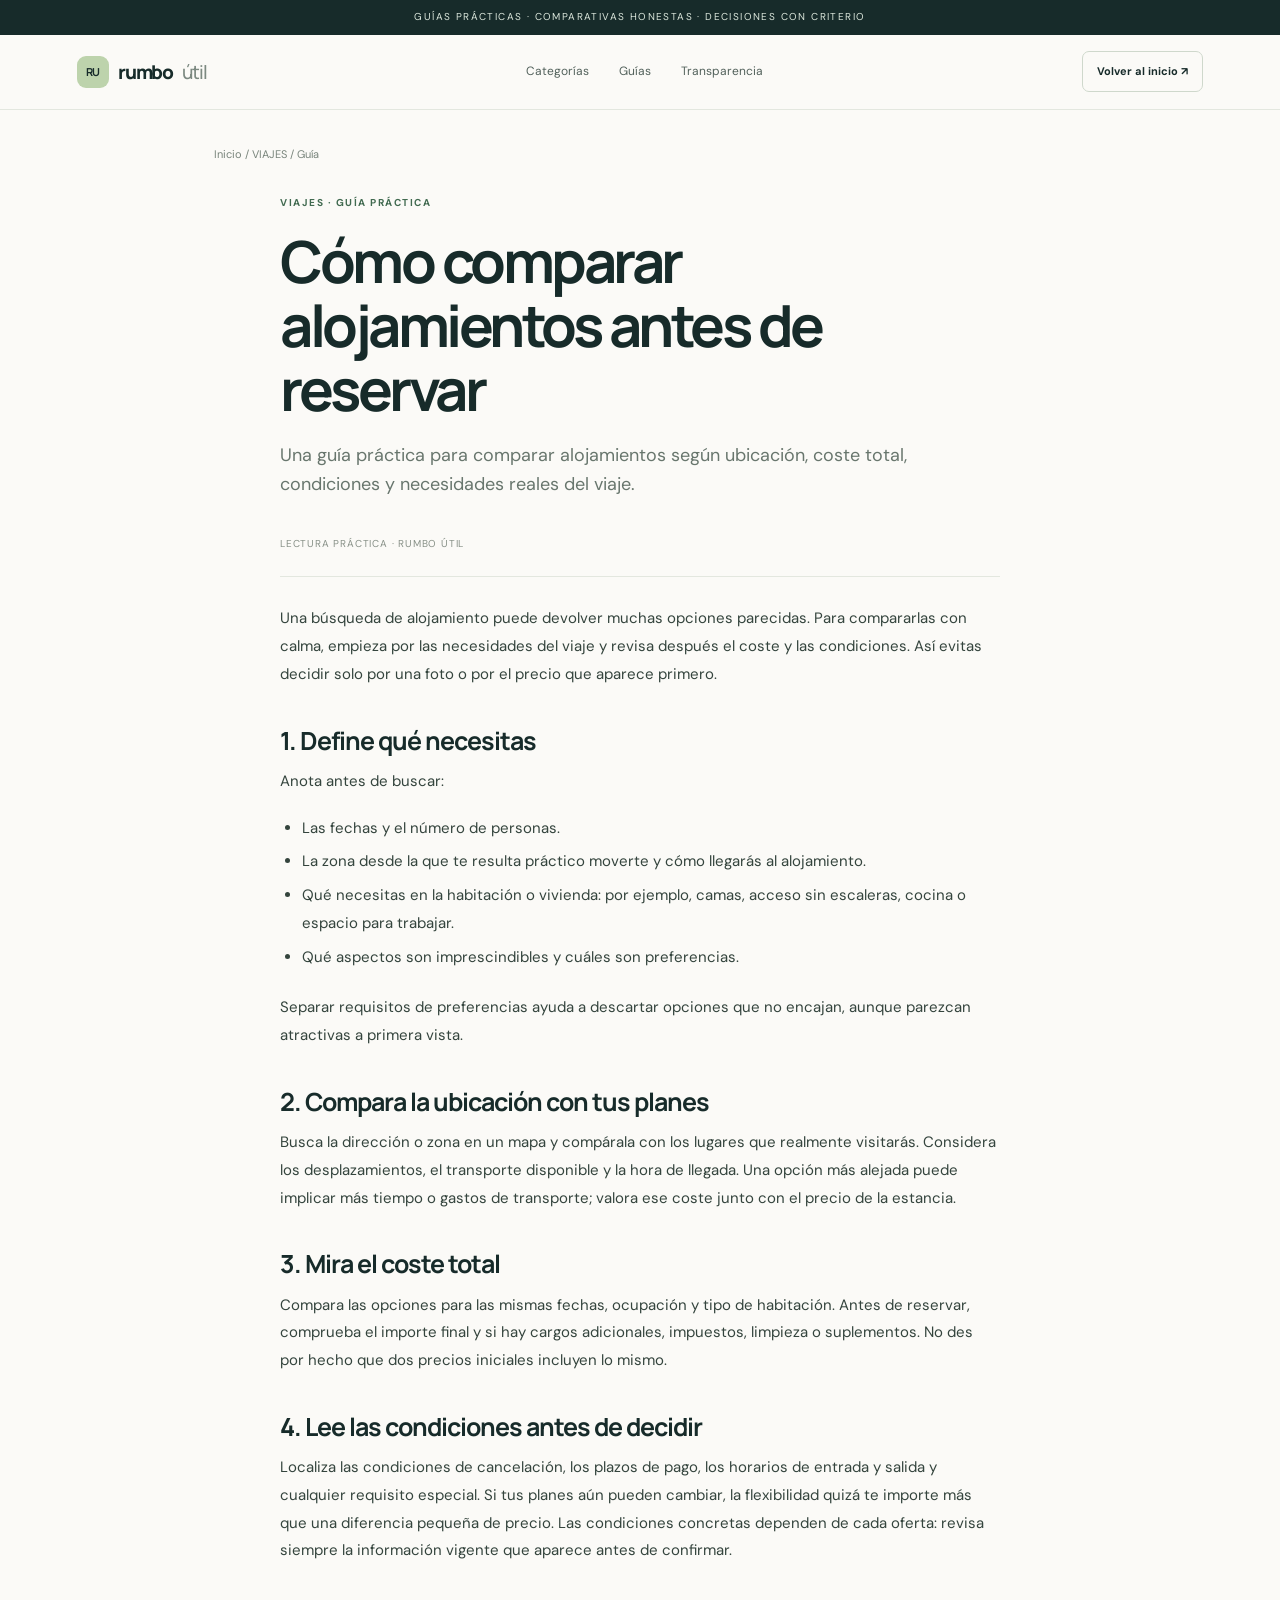
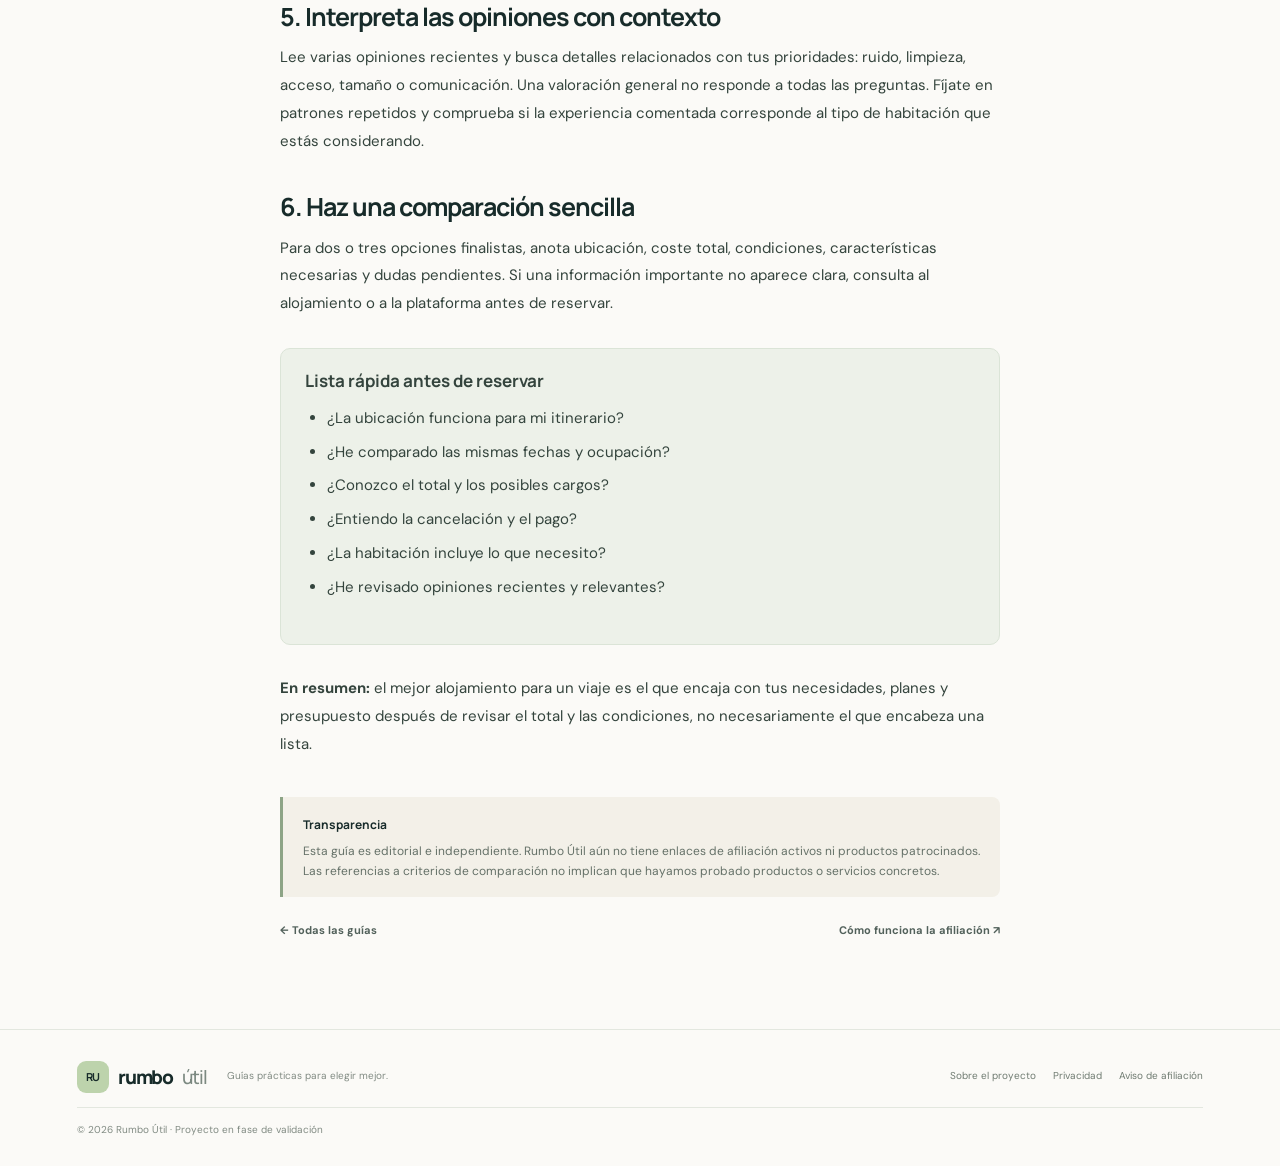
<file: guia-alojamiento.html>
<!doctype html>
<html lang="es"><head><meta charset="utf-8"><meta name="viewport" content="width=device-width,initial-scale=1"><meta name="description" content="Una guía práctica para comparar alojamientos según ubicación, coste total, condiciones y necesidades reales del viaje."><meta name="theme-color" content="#172b2a"><title>Cómo comparar alojamientos antes de reservar | Rumbo Útil</title><link rel="preconnect" href="https://fonts.googleapis.com"><link rel="preconnect" href="https://fonts.gstatic.com" crossorigin><link href="https://fonts.googleapis.com/css2?family=DM+Sans:wght@400;500;600;700&family=Manrope:wght@500;600;700;800&display=swap" rel="stylesheet"><link rel="stylesheet" href="styles.css"><link rel="stylesheet" href="categories.css?v=38a10658"></head>
<body><div class="top">GUÍAS PRÁCTICAS · COMPARATIVAS HONESTAS · DECISIONES CON CRITERIO</div><header><a class="brand" href="index.html"><b>RU</b> rumbo<span>útil</span></a><nav id="nav"><a href="index.html#categorias">Categorías</a><a href="index.html#guias">Guías</a><a href="index.html#afiliacion">Transparencia</a></nav><a class="headcta" href="index.html">Volver al inicio ↗</a><button id="menu" aria-label="Abrir menú" aria-expanded="false">☰</button></header>
<main class="article-page"><div class="article-breadcrumb"><a href="index.html">Inicio</a><span> / </span><a href="index.html#categorias">VIAJES</a><span> / Guía</span></div><article><p class="eyebrow">VIAJES · GUÍA PRÁCTICA</p><h1>Cómo comparar alojamientos antes de reservar</h1><p class="article-lead">Una guía práctica para comparar alojamientos según ubicación, coste total, condiciones y necesidades reales del viaje.</p><div class="article-meta">Lectura práctica · Rumbo Útil</div><div class="article-content"><p>Una búsqueda de alojamiento puede devolver muchas opciones parecidas. Para compararlas con calma, empieza por las necesidades del viaje y revisa después el coste y las condiciones. Así evitas decidir solo por una foto o por el precio que aparece primero.</p>
<h2>1. Define qué necesitas</h2><p>Anota antes de buscar:</p><ul><li>Las fechas y el número de personas.</li><li>La zona desde la que te resulta práctico moverte y cómo llegarás al alojamiento.</li><li>Qué necesitas en la habitación o vivienda: por ejemplo, camas, acceso sin escaleras, cocina o espacio para trabajar.</li><li>Qué aspectos son imprescindibles y cuáles son preferencias.</li></ul><p>Separar requisitos de preferencias ayuda a descartar opciones que no encajan, aunque parezcan atractivas a primera vista.</p>
<h2>2. Compara la ubicación con tus planes</h2><p>Busca la dirección o zona en un mapa y compárala con los lugares que realmente visitarás. Considera los desplazamientos, el transporte disponible y la hora de llegada. Una opción más alejada puede implicar más tiempo o gastos de transporte; valora ese coste junto con el precio de la estancia.</p>
<h2>3. Mira el coste total</h2><p>Compara las opciones para las mismas fechas, ocupación y tipo de habitación. Antes de reservar, comprueba el importe final y si hay cargos adicionales, impuestos, limpieza o suplementos. No des por hecho que dos precios iniciales incluyen lo mismo.</p>
<h2>4. Lee las condiciones antes de decidir</h2><p>Localiza las condiciones de cancelación, los plazos de pago, los horarios de entrada y salida y cualquier requisito especial. Si tus planes aún pueden cambiar, la flexibilidad quizá te importe más que una diferencia pequeña de precio. Las condiciones concretas dependen de cada oferta: revisa siempre la información vigente que aparece antes de confirmar.</p>
<h2>5. Interpreta las opiniones con contexto</h2><p>Lee varias opiniones recientes y busca detalles relacionados con tus prioridades: ruido, limpieza, acceso, tamaño o comunicación. Una valoración general no responde a todas las preguntas. Fíjate en patrones repetidos y comprueba si la experiencia comentada corresponde al tipo de habitación que estás considerando.</p>
<h2>6. Haz una comparación sencilla</h2><p>Para dos o tres opciones finalistas, anota ubicación, coste total, condiciones, características necesarias y dudas pendientes. Si una información importante no aparece clara, consulta al alojamiento o a la plataforma antes de reservar.</p>
<div class="article-check"><h3>Lista rápida antes de reservar</h3><ul><li>¿La ubicación funciona para mi itinerario?</li><li>¿He comparado las mismas fechas y ocupación?</li><li>¿Conozco el total y los posibles cargos?</li><li>¿Entiendo la cancelación y el pago?</li><li>¿La habitación incluye lo que necesito?</li><li>¿He revisado opiniones recientes y relevantes?</li></ul></div><p><strong>En resumen:</strong> el mejor alojamiento para un viaje es el que encaja con tus necesidades, planes y presupuesto después de revisar el total y las condiciones, no necesariamente el que encabeza una lista.</p></div><aside class="article-disclosure"><b>Transparencia</b><p>Esta guía es editorial e independiente. Rumbo Útil aún no tiene enlaces de afiliación activos ni productos patrocinados. Las referencias a criterios de comparación no implican que hayamos probado productos o servicios concretos.</p></aside><nav class="article-next"><a href="index.html#guias">← Todas las guías</a><a href="afiliacion.html">Cómo funciona la afiliación ↗</a></nav></article></main>
<footer><a class="brand" href="index.html"><b>RU</b> rumbo<span>útil</span></a><p>Guías prácticas para elegir mejor.</p><div><a href="index.html#metodo">Sobre el proyecto</a><a href="privacidad.html">Privacidad</a><a href="afiliacion.html">Aviso de afiliación</a></div><small>© <span id="year"></span> Rumbo Útil · Proyecto en fase de validación</small></footer><script src="site.js"></script></body></html>
</file>
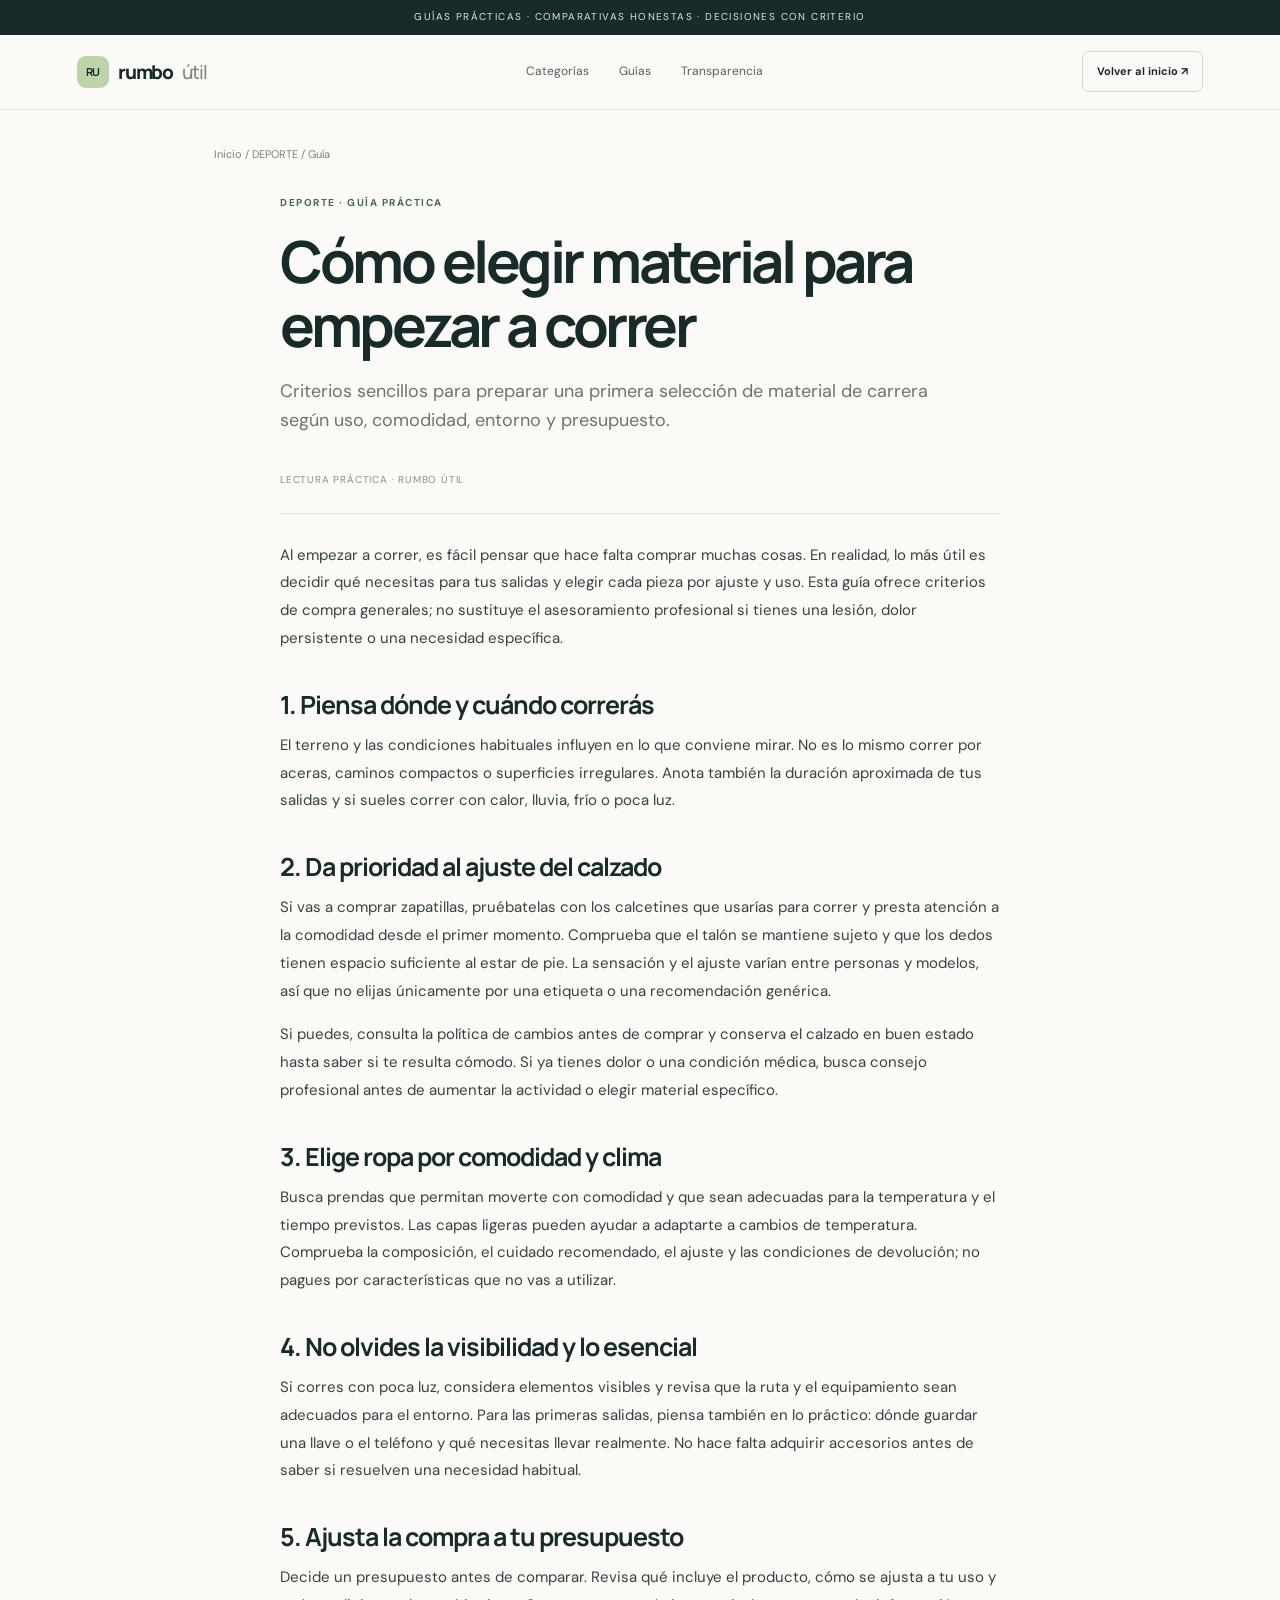
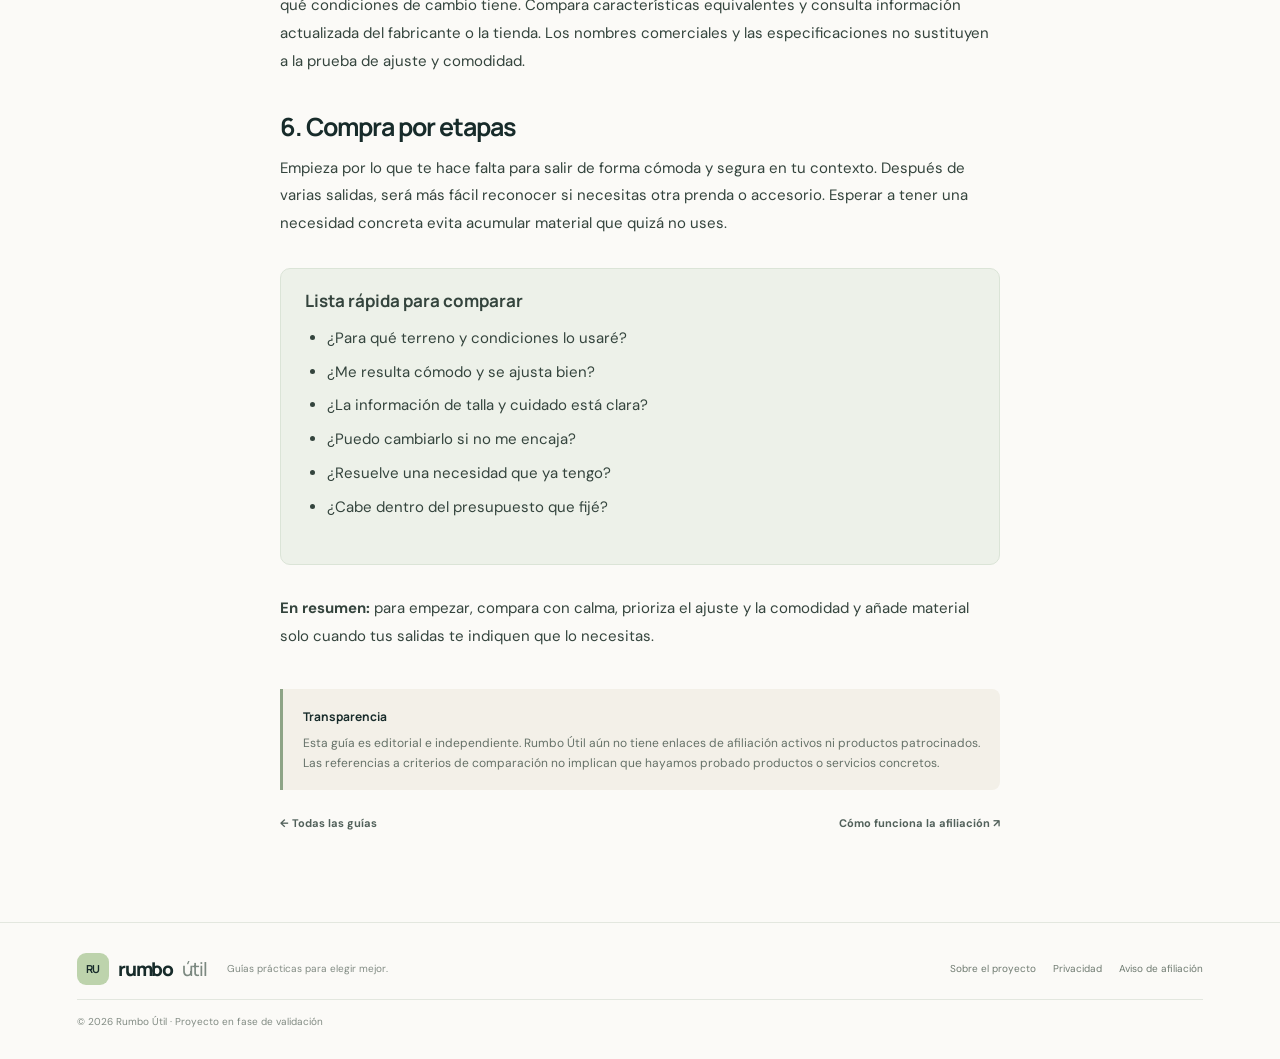
<file: guia-correr.html>
<!doctype html>
<html lang="es"><head><meta charset="utf-8"><meta name="viewport" content="width=device-width,initial-scale=1"><meta name="description" content="Criterios sencillos para preparar una primera selección de material de carrera según uso, comodidad, entorno y presupuesto."><meta name="theme-color" content="#172b2a"><title>Cómo elegir material para empezar a correr | Rumbo Útil</title><link rel="preconnect" href="https://fonts.googleapis.com"><link rel="preconnect" href="https://fonts.gstatic.com" crossorigin><link href="https://fonts.googleapis.com/css2?family=DM+Sans:wght@400;500;600;700&family=Manrope:wght@500;600;700;800&display=swap" rel="stylesheet"><link rel="stylesheet" href="styles.css"><link rel="stylesheet" href="categories.css?v=38a10658"></head>
<body><div class="top">GUÍAS PRÁCTICAS · COMPARATIVAS HONESTAS · DECISIONES CON CRITERIO</div><header><a class="brand" href="index.html"><b>RU</b> rumbo<span>útil</span></a><nav id="nav"><a href="index.html#categorias">Categorías</a><a href="index.html#guias">Guías</a><a href="afiliacion.html">Transparencia</a></nav><a class="headcta" href="index.html">Volver al inicio ↗</a><button id="menu" aria-label="Abrir menú" aria-expanded="false">☰</button></header>
<main class="article-page"><div class="article-breadcrumb"><a href="index.html">Inicio</a><span> / </span><a href="index.html#categorias">DEPORTE</a><span> / Guía</span></div><article><p class="eyebrow">DEPORTE · GUÍA PRÁCTICA</p><h1>Cómo elegir material para empezar a correr</h1><p class="article-lead">Criterios sencillos para preparar una primera selección de material de carrera según uso, comodidad, entorno y presupuesto.</p><div class="article-meta">Lectura práctica · Rumbo Útil</div><div class="article-content"><p>Al empezar a correr, es fácil pensar que hace falta comprar muchas cosas. En realidad, lo más útil es decidir qué necesitas para tus salidas y elegir cada pieza por ajuste y uso. Esta guía ofrece criterios de compra generales; no sustituye el asesoramiento profesional si tienes una lesión, dolor persistente o una necesidad específica.</p>
<h2>1. Piensa dónde y cuándo correrás</h2><p>El terreno y las condiciones habituales influyen en lo que conviene mirar. No es lo mismo correr por aceras, caminos compactos o superficies irregulares. Anota también la duración aproximada de tus salidas y si sueles correr con calor, lluvia, frío o poca luz.</p>
<h2>2. Da prioridad al ajuste del calzado</h2><p>Si vas a comprar zapatillas, pruébatelas con los calcetines que usarías para correr y presta atención a la comodidad desde el primer momento. Comprueba que el talón se mantiene sujeto y que los dedos tienen espacio suficiente al estar de pie. La sensación y el ajuste varían entre personas y modelos, así que no elijas únicamente por una etiqueta o una recomendación genérica.</p><p>Si puedes, consulta la política de cambios antes de comprar y conserva el calzado en buen estado hasta saber si te resulta cómodo. Si ya tienes dolor o una condición médica, busca consejo profesional antes de aumentar la actividad o elegir material específico.</p>
<h2>3. Elige ropa por comodidad y clima</h2><p>Busca prendas que permitan moverte con comodidad y que sean adecuadas para la temperatura y el tiempo previstos. Las capas ligeras pueden ayudar a adaptarte a cambios de temperatura. Comprueba la composición, el cuidado recomendado, el ajuste y las condiciones de devolución; no pagues por características que no vas a utilizar.</p>
<h2>4. No olvides la visibilidad y lo esencial</h2><p>Si corres con poca luz, considera elementos visibles y revisa que la ruta y el equipamiento sean adecuados para el entorno. Para las primeras salidas, piensa también en lo práctico: dónde guardar una llave o el teléfono y qué necesitas llevar realmente. No hace falta adquirir accesorios antes de saber si resuelven una necesidad habitual.</p>
<h2>5. Ajusta la compra a tu presupuesto</h2><p>Decide un presupuesto antes de comparar. Revisa qué incluye el producto, cómo se ajusta a tu uso y qué condiciones de cambio tiene. Compara características equivalentes y consulta información actualizada del fabricante o la tienda. Los nombres comerciales y las especificaciones no sustituyen a la prueba de ajuste y comodidad.</p>
<h2>6. Compra por etapas</h2><p>Empieza por lo que te hace falta para salir de forma cómoda y segura en tu contexto. Después de varias salidas, será más fácil reconocer si necesitas otra prenda o accesorio. Esperar a tener una necesidad concreta evita acumular material que quizá no uses.</p>
<div class="article-check"><h3>Lista rápida para comparar</h3><ul><li>¿Para qué terreno y condiciones lo usaré?</li><li>¿Me resulta cómodo y se ajusta bien?</li><li>¿La información de talla y cuidado está clara?</li><li>¿Puedo cambiarlo si no me encaja?</li><li>¿Resuelve una necesidad que ya tengo?</li><li>¿Cabe dentro del presupuesto que fijé?</li></ul></div><p><strong>En resumen:</strong> para empezar, compara con calma, prioriza el ajuste y la comodidad y añade material solo cuando tus salidas te indiquen que lo necesitas.</p></div><aside class="article-disclosure"><b>Transparencia</b><p>Esta guía es editorial e independiente. Rumbo Útil aún no tiene enlaces de afiliación activos ni productos patrocinados. Las referencias a criterios de comparación no implican que hayamos probado productos o servicios concretos.</p></aside><nav class="article-next"><a href="index.html#guias">← Todas las guías</a><a href="afiliacion.html">Cómo funciona la afiliación ↗</a></nav></article></main>
<footer><a class="brand" href="index.html"><b>RU</b> rumbo<span>útil</span></a><p>Guías prácticas para elegir mejor.</p><div><a href="index.html#metodo">Sobre el proyecto</a><a href="privacidad.html">Privacidad</a><a href="afiliacion.html">Aviso de afiliación</a></div><small>© <span id="year"></span> Rumbo Útil · Proyecto en fase de validación</small></footer><script src="site.js"></script></body></html>
</file>
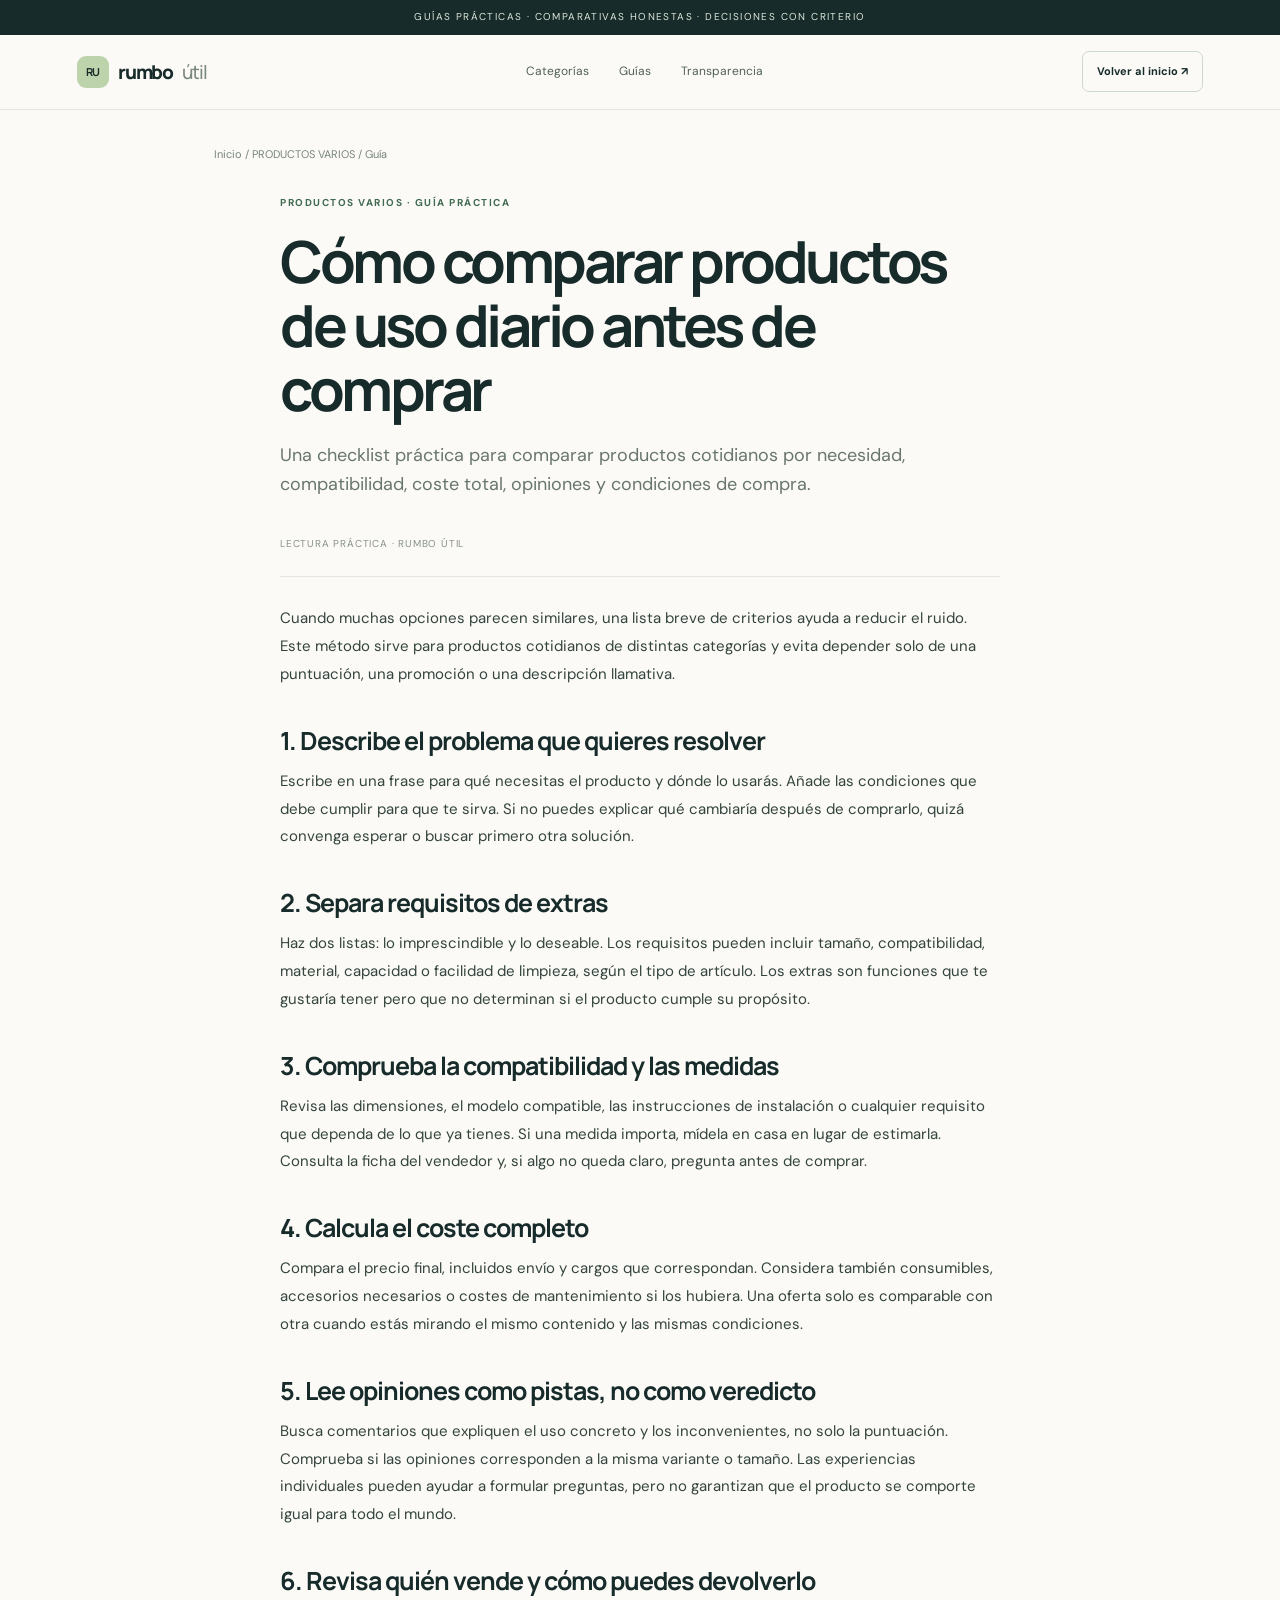
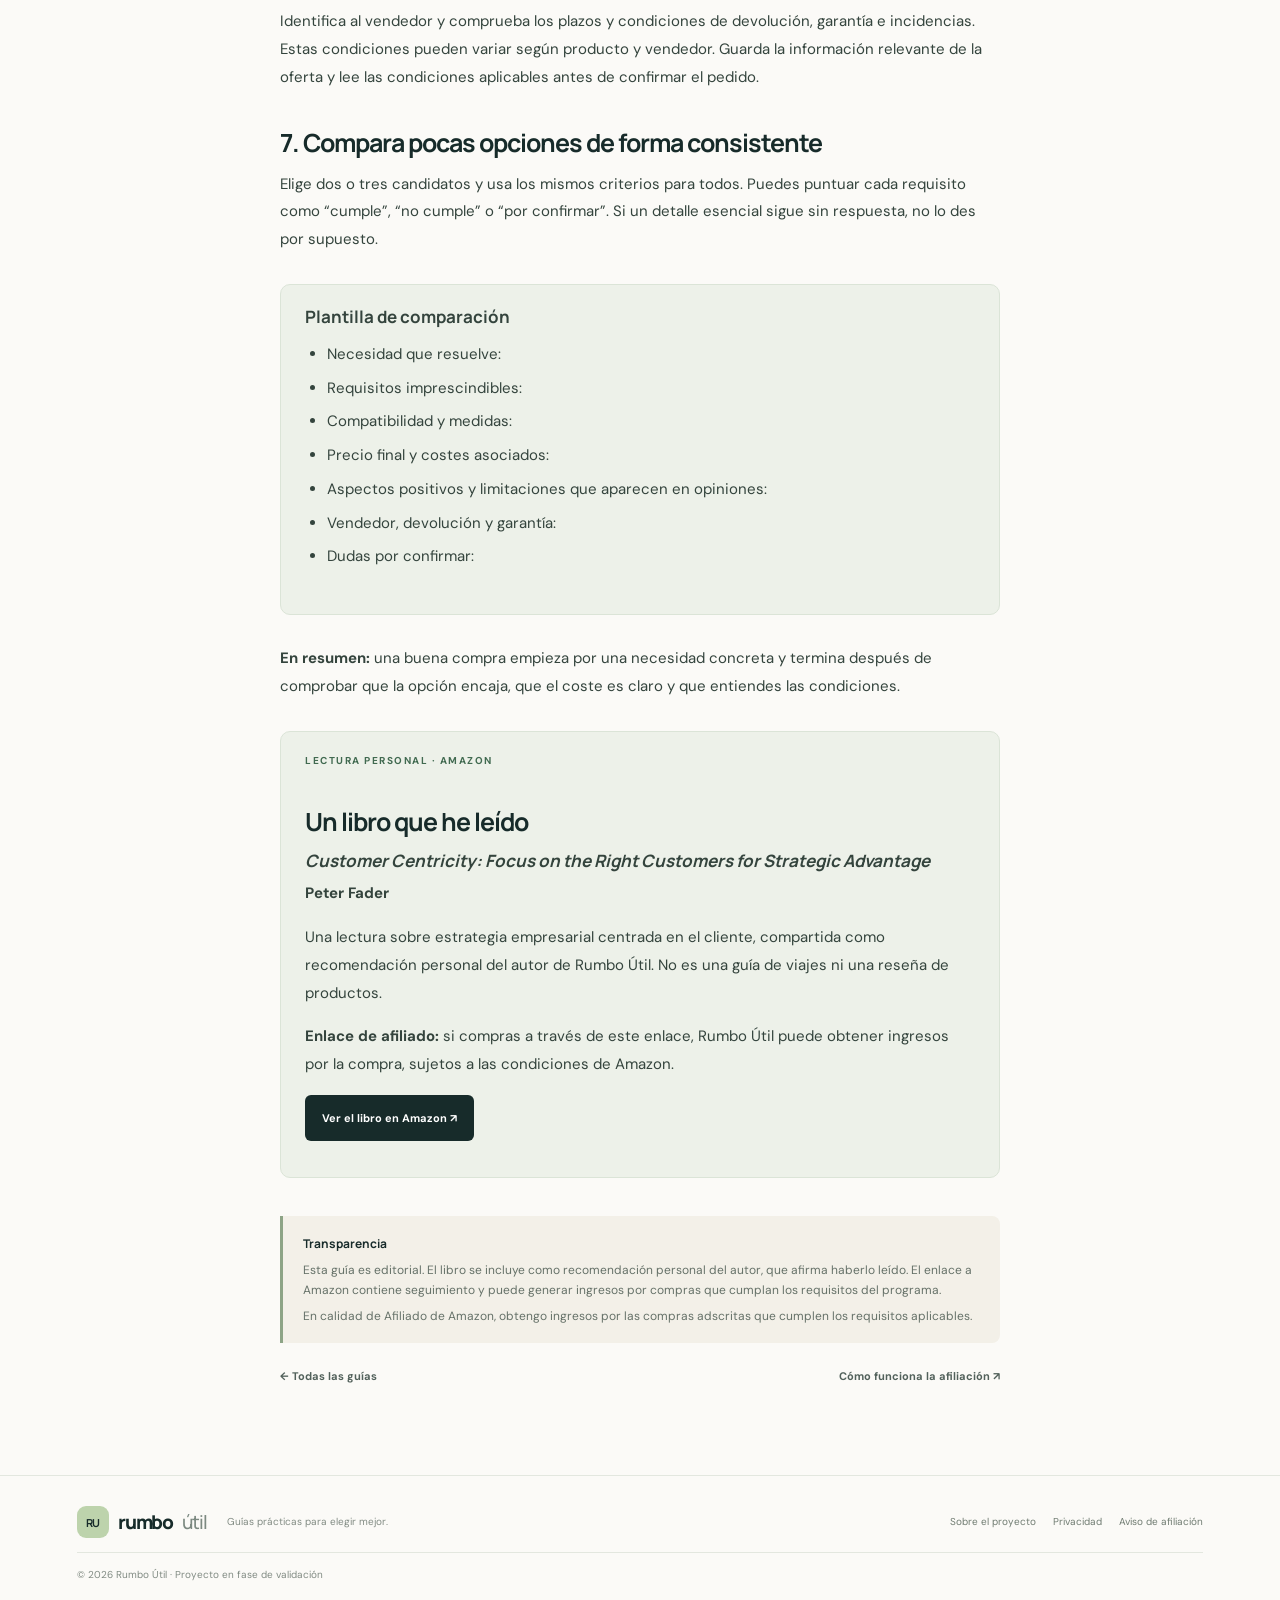
<file: guia-productos.html>
<!doctype html>
<html lang="es"><head><meta charset="utf-8"><meta name="viewport" content="width=device-width,initial-scale=1"><meta name="description" content="Una checklist práctica para comparar productos cotidianos por necesidad, compatibilidad, coste total, opiniones y condiciones de compra."><meta name="theme-color" content="#172b2a"><title>Cómo comparar productos de uso diario antes de comprar | Rumbo Útil</title><link rel="preconnect" href="https://fonts.googleapis.com"><link rel="preconnect" href="https://fonts.gstatic.com" crossorigin><link href="https://fonts.googleapis.com/css2?family=DM+Sans:wght@400;500;600;700&family=Manrope:wght@500;600;700;800&display=swap" rel="stylesheet"><link rel="stylesheet" href="styles.css"><link rel="stylesheet" href="categories.css?v=38a10658"></head>
<body><div class="top">GUÍAS PRÁCTICAS · COMPARATIVAS HONESTAS · DECISIONES CON CRITERIO</div><header><a class="brand" href="index.html"><b>RU</b> rumbo<span>útil</span></a><nav id="nav"><a href="index.html#categorias">Categorías</a><a href="index.html#guias">Guías</a><a href="afiliacion.html">Transparencia</a></nav><a class="headcta" href="index.html">Volver al inicio ↗</a><button id="menu" aria-label="Abrir menú" aria-expanded="false">☰</button></header>
<main class="article-page"><div class="article-breadcrumb"><a href="index.html">Inicio</a><span> / </span><a href="index.html#categorias">PRODUCTOS VARIOS</a><span> / Guía</span></div><article><p class="eyebrow">PRODUCTOS VARIOS · GUÍA PRÁCTICA</p><h1>Cómo comparar productos de uso diario antes de comprar</h1><p class="article-lead">Una checklist práctica para comparar productos cotidianos por necesidad, compatibilidad, coste total, opiniones y condiciones de compra.</p><div class="article-meta">Lectura práctica · Rumbo Útil</div><div class="article-content"><p>Cuando muchas opciones parecen similares, una lista breve de criterios ayuda a reducir el ruido. Este método sirve para productos cotidianos de distintas categorías y evita depender solo de una puntuación, una promoción o una descripción llamativa.</p>
<h2>1. Describe el problema que quieres resolver</h2><p>Escribe en una frase para qué necesitas el producto y dónde lo usarás. Añade las condiciones que debe cumplir para que te sirva. Si no puedes explicar qué cambiaría después de comprarlo, quizá convenga esperar o buscar primero otra solución.</p>
<h2>2. Separa requisitos de extras</h2><p>Haz dos listas: lo imprescindible y lo deseable. Los requisitos pueden incluir tamaño, compatibilidad, material, capacidad o facilidad de limpieza, según el tipo de artículo. Los extras son funciones que te gustaría tener pero que no determinan si el producto cumple su propósito.</p>
<h2>3. Comprueba la compatibilidad y las medidas</h2><p>Revisa las dimensiones, el modelo compatible, las instrucciones de instalación o cualquier requisito que dependa de lo que ya tienes. Si una medida importa, mídela en casa en lugar de estimarla. Consulta la ficha del vendedor y, si algo no queda claro, pregunta antes de comprar.</p>
<h2>4. Calcula el coste completo</h2><p>Compara el precio final, incluidos envío y cargos que correspondan. Considera también consumibles, accesorios necesarios o costes de mantenimiento si los hubiera. Una oferta solo es comparable con otra cuando estás mirando el mismo contenido y las mismas condiciones.</p>
<h2>5. Lee opiniones como pistas, no como veredicto</h2><p>Busca comentarios que expliquen el uso concreto y los inconvenientes, no solo la puntuación. Comprueba si las opiniones corresponden a la misma variante o tamaño. Las experiencias individuales pueden ayudar a formular preguntas, pero no garantizan que el producto se comporte igual para todo el mundo.</p>
<h2>6. Revisa quién vende y cómo puedes devolverlo</h2><p>Identifica al vendedor y comprueba los plazos y condiciones de devolución, garantía e incidencias. Estas condiciones pueden variar según producto y vendedor. Guarda la información relevante de la oferta y lee las condiciones aplicables antes de confirmar el pedido.</p>
<h2>7. Compara pocas opciones de forma consistente</h2><p>Elige dos o tres candidatos y usa los mismos criterios para todos. Puedes puntuar cada requisito como “cumple”, “no cumple” o “por confirmar”. Si un detalle esencial sigue sin respuesta, no lo des por supuesto.</p>
<div class="article-check"><h3>Plantilla de comparación</h3><ul><li>Necesidad que resuelve:</li><li>Requisitos imprescindibles:</li><li>Compatibilidad y medidas:</li><li>Precio final y costes asociados:</li><li>Aspectos positivos y limitaciones que aparecen en opiniones:</li><li>Vendedor, devolución y garantía:</li><li>Dudas por confirmar:</li></ul></div><p><strong>En resumen:</strong> una buena compra empieza por una necesidad concreta y termina después de comprobar que la opción encaja, que el coste es claro y que entiendes las condiciones.</p><section class="article-check book-pick"><p class="eyebrow">LECTURA PERSONAL · AMAZON</p><h2>Un libro que he leído</h2><h3><em>Customer Centricity: Focus on the Right Customers for Strategic Advantage</em></h3><p><strong>Peter Fader</strong></p><p>Una lectura sobre estrategia empresarial centrada en el cliente, compartida como recomendación personal del autor de Rumbo Útil. No es una guía de viajes ni una reseña de productos.</p><p><strong>Enlace de afiliado:</strong> si compras a través de este enlace, Rumbo Útil puede obtener ingresos por la compra, sujetos a las condiciones de Amazon.</p><p><a class="btn" href="https://amzn.to/4yTD0a3" target="_blank" rel="sponsored nofollow noopener noreferrer">Ver el libro en Amazon ↗</a></p></section></div><aside class="article-disclosure"><b>Transparencia</b><p>Esta guía es editorial. El libro se incluye como recomendación personal del autor, que afirma haberlo leído. El enlace a Amazon contiene seguimiento y puede generar ingresos por compras que cumplan los requisitos del programa.</p><p>En calidad de Afiliado de Amazon, obtengo ingresos por las compras adscritas que cumplen los requisitos aplicables.</p></aside><nav class="article-next"><a href="index.html#guias">← Todas las guías</a><a href="afiliacion.html">Cómo funciona la afiliación ↗</a></nav></article></main>
<footer><a class="brand" href="index.html"><b>RU</b> rumbo<span>útil</span></a><p>Guías prácticas para elegir mejor.</p><div><a href="index.html#metodo">Sobre el proyecto</a><a href="privacidad.html">Privacidad</a><a href="afiliacion.html">Aviso de afiliación</a></div><small>© <span id="year"></span> Rumbo Útil · Proyecto en fase de validación</small></footer><script src="site.js"></script></body></html>
</file>
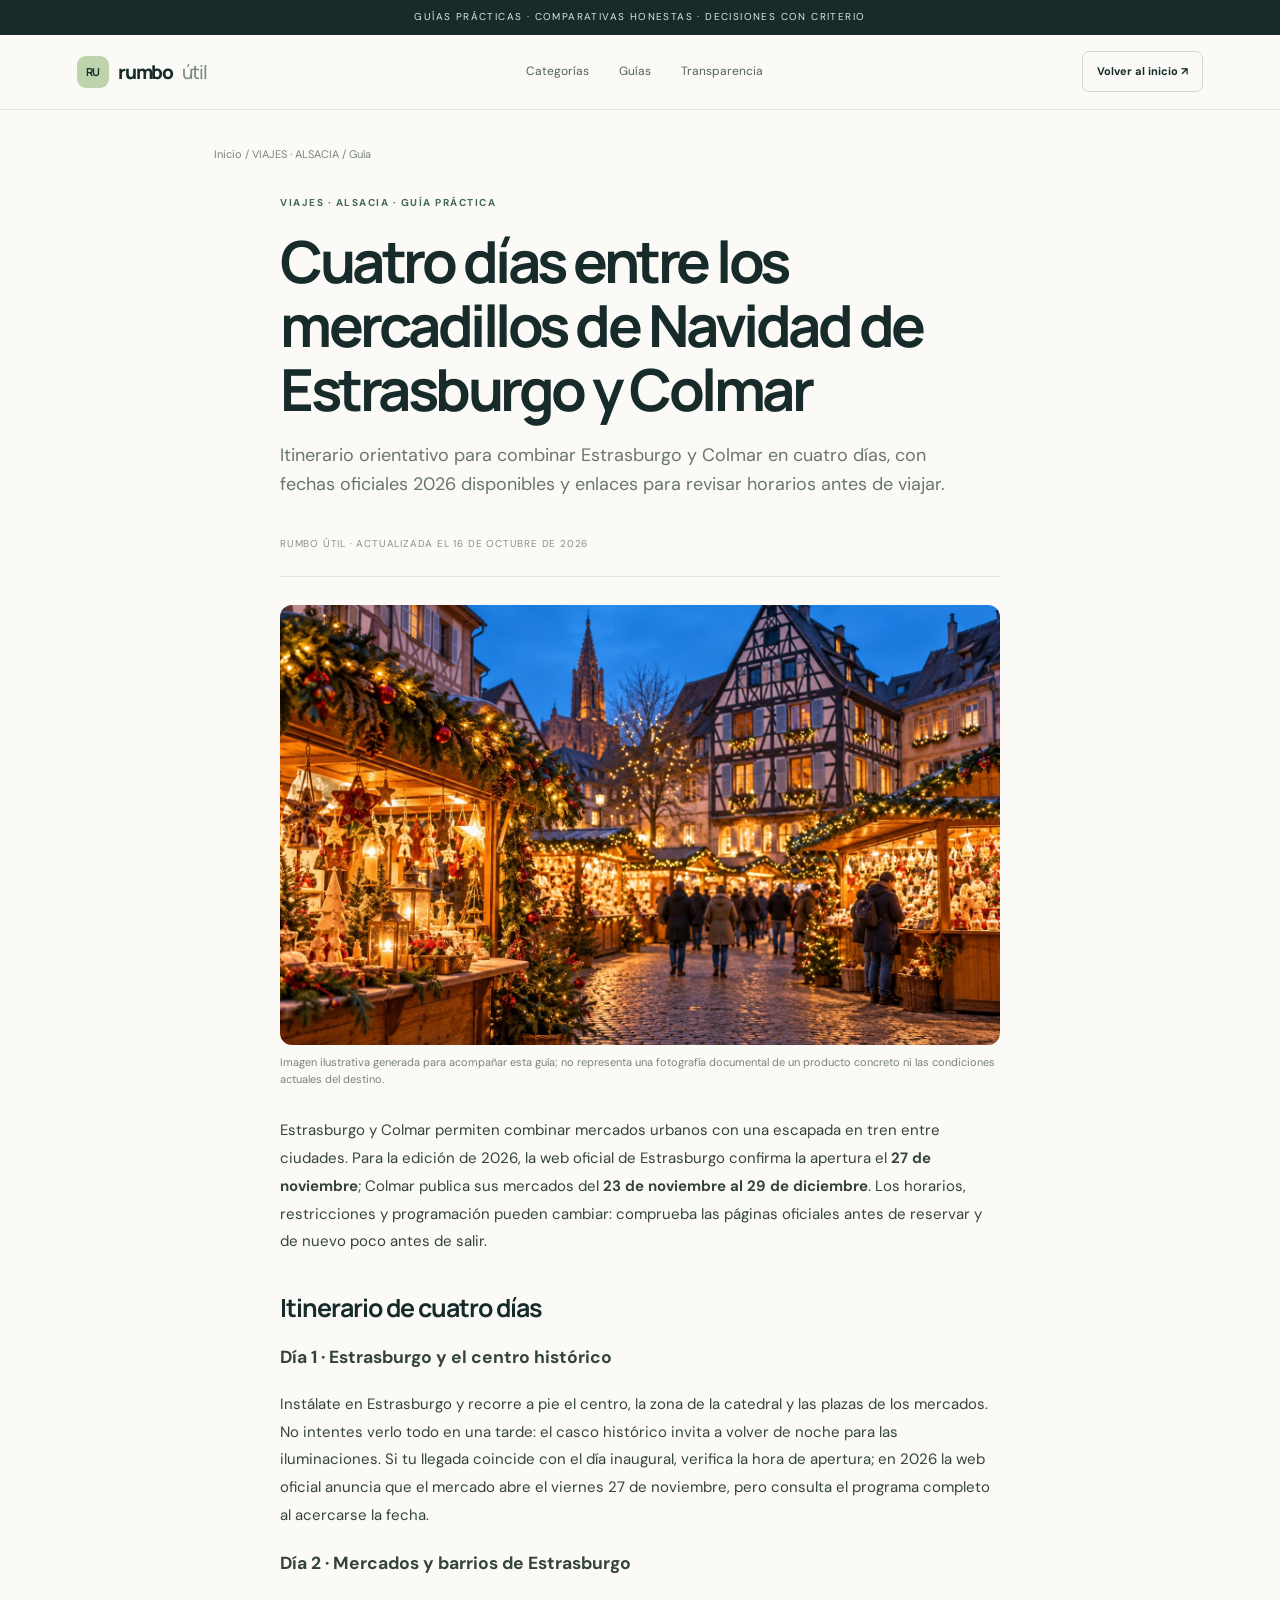
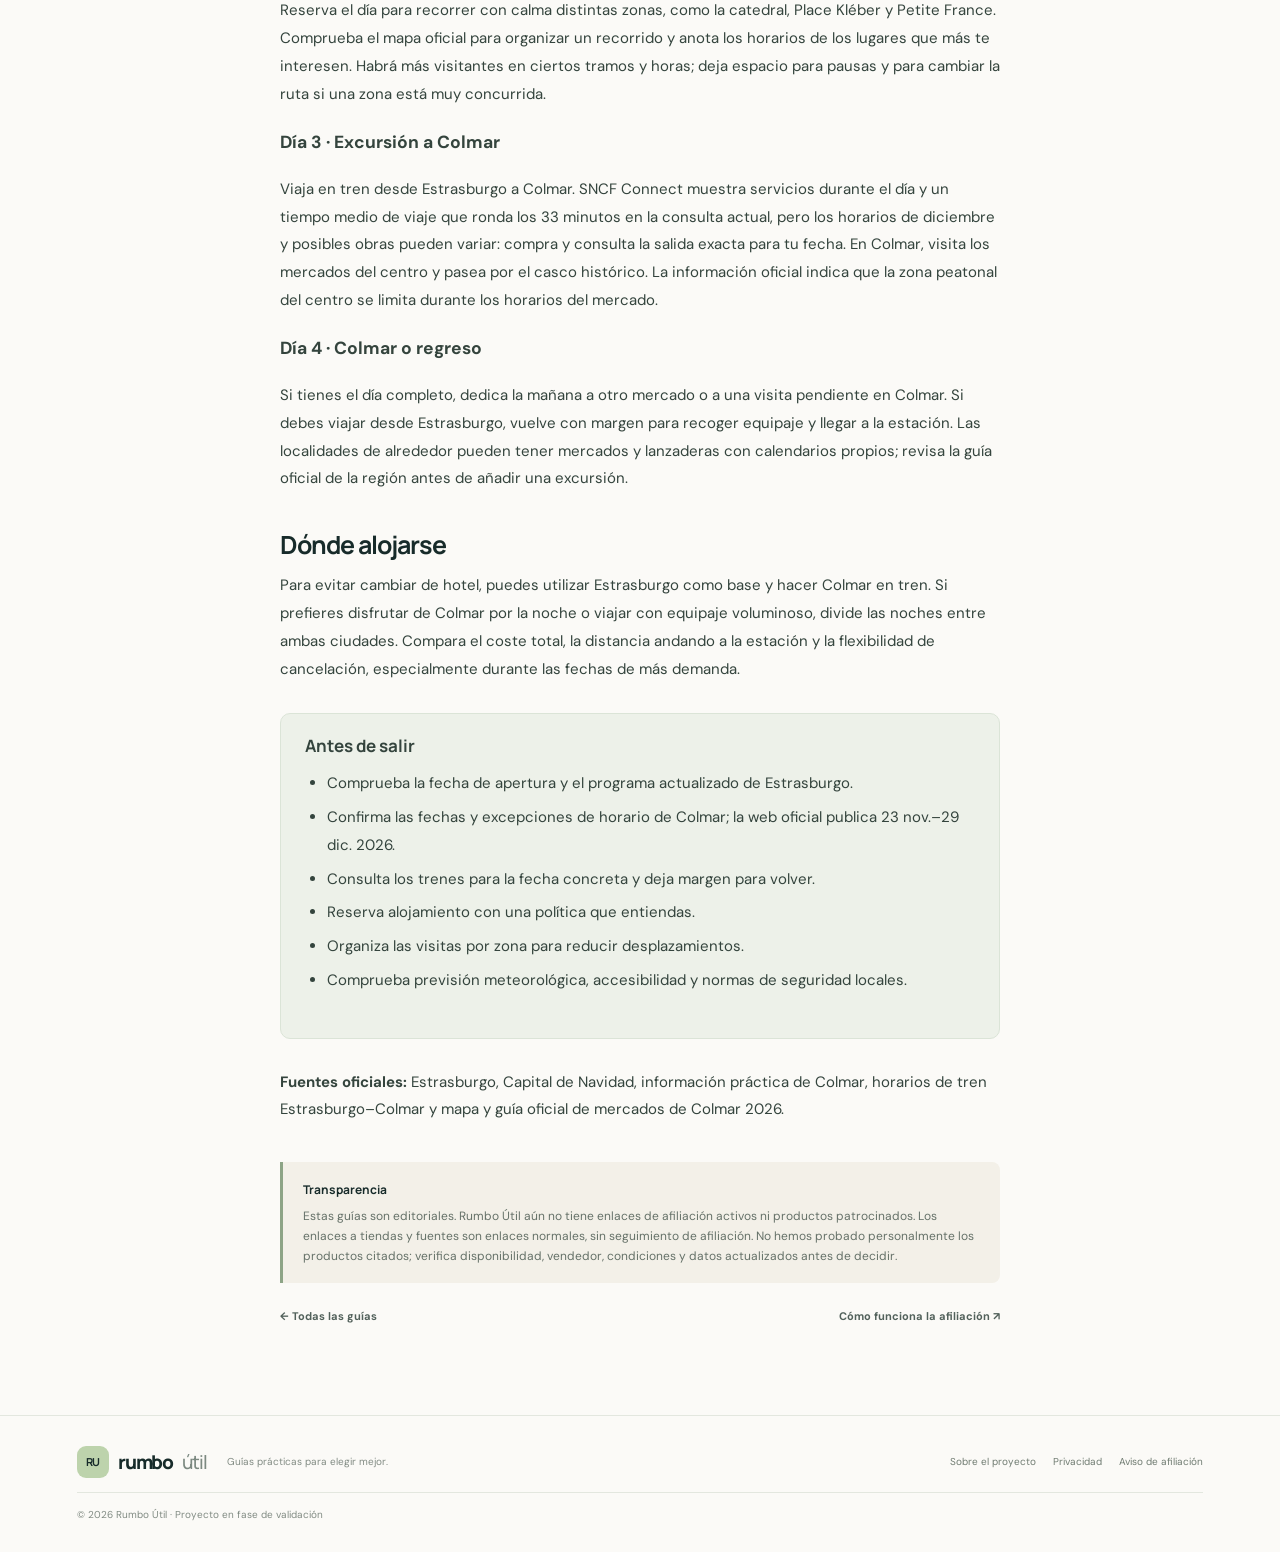
<file: mercadillos-navidad-alsacia.html>
<!doctype html>
<html lang="es"><head><meta charset="utf-8"><meta name="viewport" content="width=device-width,initial-scale=1"><meta name="description" content="Itinerario orientativo para combinar Estrasburgo y Colmar en cuatro días, con fechas oficiales 2026 disponibles y enlaces para revisar horarios antes de viajar."><meta name="theme-color" content="#172b2a"><title>Cuatro días entre los mercadillos de Navidad de Estrasburgo y Colmar | Rumbo Útil</title><link rel="preconnect" href="https://fonts.googleapis.com"><link rel="preconnect" href="https://fonts.gstatic.com" crossorigin><link href="https://fonts.googleapis.com/css2?family=DM+Sans:wght@400;500;600;700&family=Manrope:wght@500;600;700;800&display=swap" rel="stylesheet"><link rel="stylesheet" href="styles.css"><link rel="stylesheet" href="categories.css?v=20261016-fotos"></head>
<body><div class="top">GUÍAS PRÁCTICAS · COMPARATIVAS HONESTAS · DECISIONES CON CRITERIO</div><header><a class="brand" href="index.html"><b>RU</b> rumbo<span>útil</span></a><nav id="nav"><a href="index.html#categorias">Categorías</a><a href="index.html#guias-publicadas">Guías</a><a href="afiliacion.html">Transparencia</a></nav><a class="headcta" href="index.html">Volver al inicio ↗</a><button id="menu" aria-label="Abrir menú" aria-expanded="false">☰</button></header>
<main class="article-page"><div class="article-breadcrumb"><a href="index.html">Inicio</a><span> / </span><a href="index.html#categorias">VIAJES · ALSACIA</a><span> / Guía</span></div><article><p class="eyebrow">VIAJES · ALSACIA · GUÍA PRÁCTICA</p><h1>Cuatro días entre los mercadillos de Navidad de Estrasburgo y Colmar</h1><p class="article-lead">Itinerario orientativo para combinar Estrasburgo y Colmar en cuatro días, con fechas oficiales 2026 disponibles y enlaces para revisar horarios antes de viajar.</p><div class="article-meta">Rumbo Útil · Actualizada el 16 de octubre de 2026</div><figure class="guide-photo"><img src="assets/mercadillos-alsacia.jpg" alt="Mercadillo navideño con puestos iluminados y casas de entramado de madera en Alsacia, imagen ilustrativa." width="1536" height="1024" fetchpriority="high"><figcaption>Imagen ilustrativa generada para acompañar esta guía; no representa una fotografía documental de un producto concreto ni las condiciones actuales del destino.</figcaption></figure><div class="article-content"><p>Estrasburgo y Colmar permiten combinar mercados urbanos con una escapada en tren entre ciudades. Para la edición de 2026, la web oficial de Estrasburgo confirma la apertura el <strong>27 de noviembre</strong>; Colmar publica sus mercados del <strong>23 de noviembre al 29 de diciembre</strong>. Los horarios, restricciones y programación pueden cambiar: comprueba las páginas oficiales antes de reservar y de nuevo poco antes de salir.</p>
<h2>Itinerario de cuatro días</h2>
<h3>Día 1 · Estrasburgo y el centro histórico</h3><p>Instálate en Estrasburgo y recorre a pie el centro, la zona de la catedral y las plazas de los mercados. No intentes verlo todo en una tarde: el casco histórico invita a volver de noche para las iluminaciones. Si tu llegada coincide con el día inaugural, verifica la hora de apertura; en 2026 la web oficial anuncia que el mercado abre el viernes 27 de noviembre, pero consulta el programa completo al acercarse la fecha.</p>
<h3>Día 2 · Mercados y barrios de Estrasburgo</h3><p>Reserva el día para recorrer con calma distintas zonas, como la catedral, Place Kléber y Petite France. Comprueba el mapa oficial para organizar un recorrido y anota los horarios de los lugares que más te interesen. Habrá más visitantes en ciertos tramos y horas; deja espacio para pausas y para cambiar la ruta si una zona está muy concurrida.</p>
<h3>Día 3 · Excursión a Colmar</h3><p>Viaja en tren desde Estrasburgo a Colmar. SNCF Connect muestra servicios durante el día y un tiempo medio de viaje que ronda los 33 minutos en la consulta actual, pero los horarios de diciembre y posibles obras pueden variar: compra y consulta la salida exacta para tu fecha. En Colmar, visita los mercados del centro y pasea por el casco histórico. La información oficial indica que la zona peatonal del centro se limita durante los horarios del mercado.</p>
<h3>Día 4 · Colmar o regreso</h3><p>Si tienes el día completo, dedica la mañana a otro mercado o a una visita pendiente en Colmar. Si debes viajar desde Estrasburgo, vuelve con margen para recoger equipaje y llegar a la estación. Las localidades de alrededor pueden tener mercados y lanzaderas con calendarios propios; revisa la guía oficial de la región antes de añadir una excursión.</p>
<h2>Dónde alojarse</h2><p>Para evitar cambiar de hotel, puedes utilizar Estrasburgo como base y hacer Colmar en tren. Si prefieres disfrutar de Colmar por la noche o viajar con equipaje voluminoso, divide las noches entre ambas ciudades. Compara el coste total, la distancia andando a la estación y la flexibilidad de cancelación, especialmente durante las fechas de más demanda.</p>
<div class="article-check"><h3>Antes de salir</h3><ul><li>Comprueba la fecha de apertura y el programa actualizado de Estrasburgo.</li><li>Confirma las fechas y excepciones de horario de Colmar; la web oficial publica 23 nov.–29 dic. 2026.</li><li>Consulta los trenes para la fecha concreta y deja margen para volver.</li><li>Reserva alojamiento con una política que entiendas.</li><li>Organiza las visitas por zona para reducir desplazamientos.</li><li>Comprueba previsión meteorológica, accesibilidad y normas de seguridad locales.</li></ul></div>
<p><strong>Fuentes oficiales:</strong> <a href="https://www.strasbourg.eu/fr/web/noel/accueil" target="_blank" rel="noopener noreferrer">Estrasburgo, Capital de Navidad</a>, <a href="https://www.noel-colmar.com/en/colmar-the-magic-of-christmas/practical" target="_blank" rel="noopener noreferrer">información práctica de Colmar</a>, <a href="https://www.sncf-connect.com/en-en/train/timetables/strasbourg/colmar" target="_blank" rel="noopener noreferrer">horarios de tren Estrasburgo–Colmar</a> y <a href="https://www.noel-colmar.com/en/colmar-the-magic-of-christmas/practical" target="_blank" rel="noopener noreferrer">mapa y guía oficial de mercados de Colmar 2026</a>.</p></div><aside class="article-disclosure"><b>Transparencia</b><p>Estas guías son editoriales. Rumbo Útil aún no tiene enlaces de afiliación activos ni productos patrocinados. Los enlaces a tiendas y fuentes son enlaces normales, sin seguimiento de afiliación. No hemos probado personalmente los productos citados; verifica disponibilidad, vendedor, condiciones y datos actualizados antes de decidir.</p></aside><nav class="article-next"><a href="index.html#guias-publicadas">← Todas las guías</a><a href="afiliacion.html">Cómo funciona la afiliación ↗</a></nav></article></main>
<footer><a class="brand" href="index.html"><b>RU</b> rumbo<span>útil</span></a><p>Guías prácticas para elegir mejor.</p><div><a href="index.html#metodo">Sobre el proyecto</a><a href="privacidad.html">Privacidad</a><a href="afiliacion.html">Aviso de afiliación</a></div><small>© <span id="year"></span> Rumbo Útil · Proyecto en fase de validación</small></footer><script src="site.js?v=b5dfb23"></script></body></html>
</file>
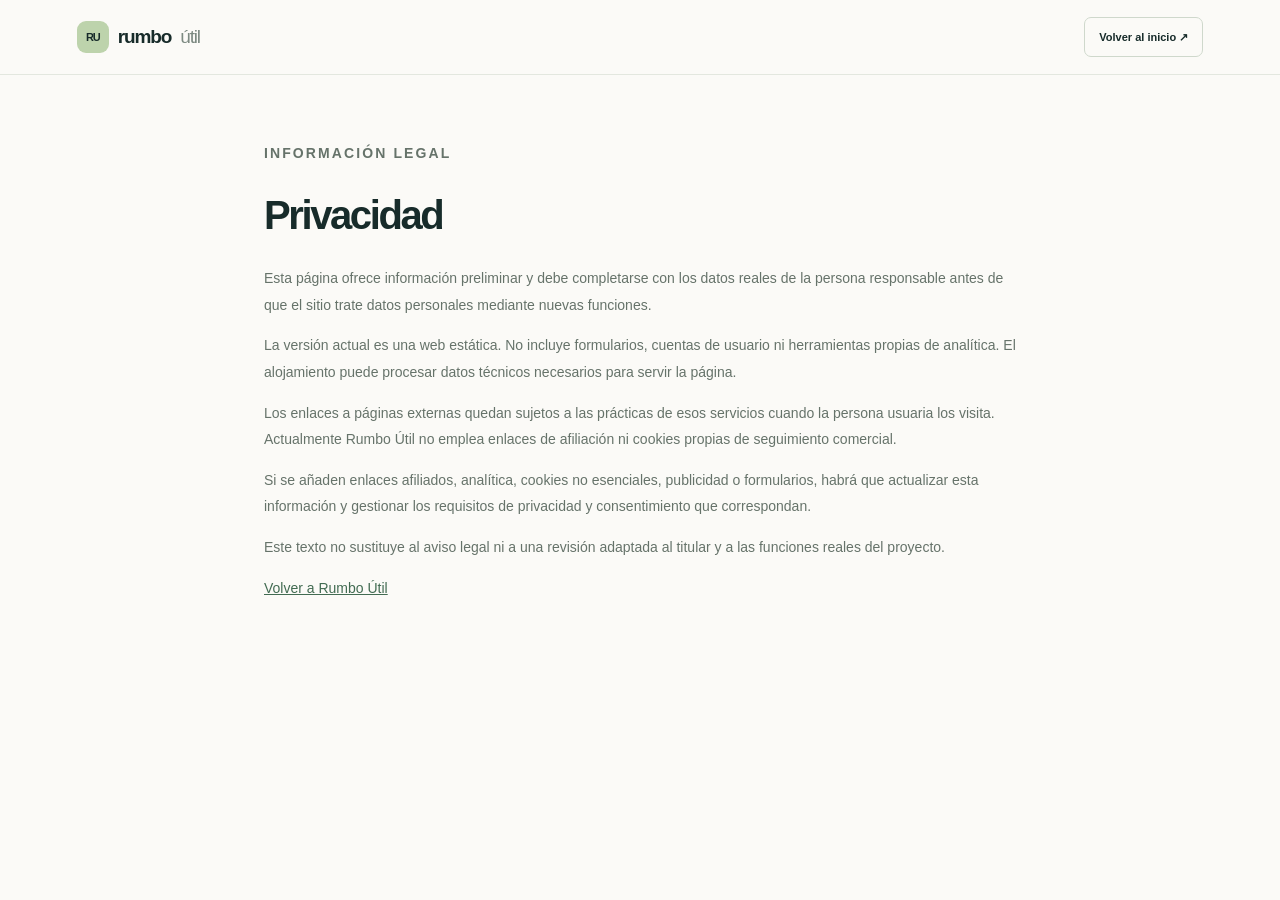
<file: privacidad.html>
<!doctype html><html lang="es"><head><meta charset="utf-8"><meta name="viewport" content="width=device-width,initial-scale=1"><meta name="description" content="Información preliminar sobre privacidad en Rumbo Útil."><title>Privacidad | Rumbo Útil</title><link rel="stylesheet" href="styles.css"><link rel="stylesheet" href="categories.css"></head><body><header><a class="brand" href="index.html"><b>RU</b> rumbo<span>útil</span></a><a class="headcta" href="index.html">Volver al inicio ↗</a></header><main class="legal"><p class="eyebrow">INFORMACIÓN LEGAL</p><h1>Privacidad</h1><p>Esta página ofrece información preliminar y debe completarse con los datos reales de la persona responsable antes de que el sitio trate datos personales mediante nuevas funciones.</p><p>La versión actual es una web estática. No incluye formularios, cuentas de usuario ni herramientas propias de analítica. El alojamiento puede procesar datos técnicos necesarios para servir la página.</p><p>Los enlaces a páginas externas quedan sujetos a las prácticas de esos servicios cuando la persona usuaria los visita. Actualmente Rumbo Útil no emplea enlaces de afiliación ni cookies propias de seguimiento comercial.</p><p>Si se añaden enlaces afiliados, analítica, cookies no esenciales, publicidad o formularios, habrá que actualizar esta información y gestionar los requisitos de privacidad y consentimiento que correspondan.</p><p>Este texto no sustituye al aviso legal ni a una revisión adaptada al titular y a las funciones reales del proyecto.</p><p><a href="index.html">Volver a Rumbo Útil</a></p></main></body></html>
</file>
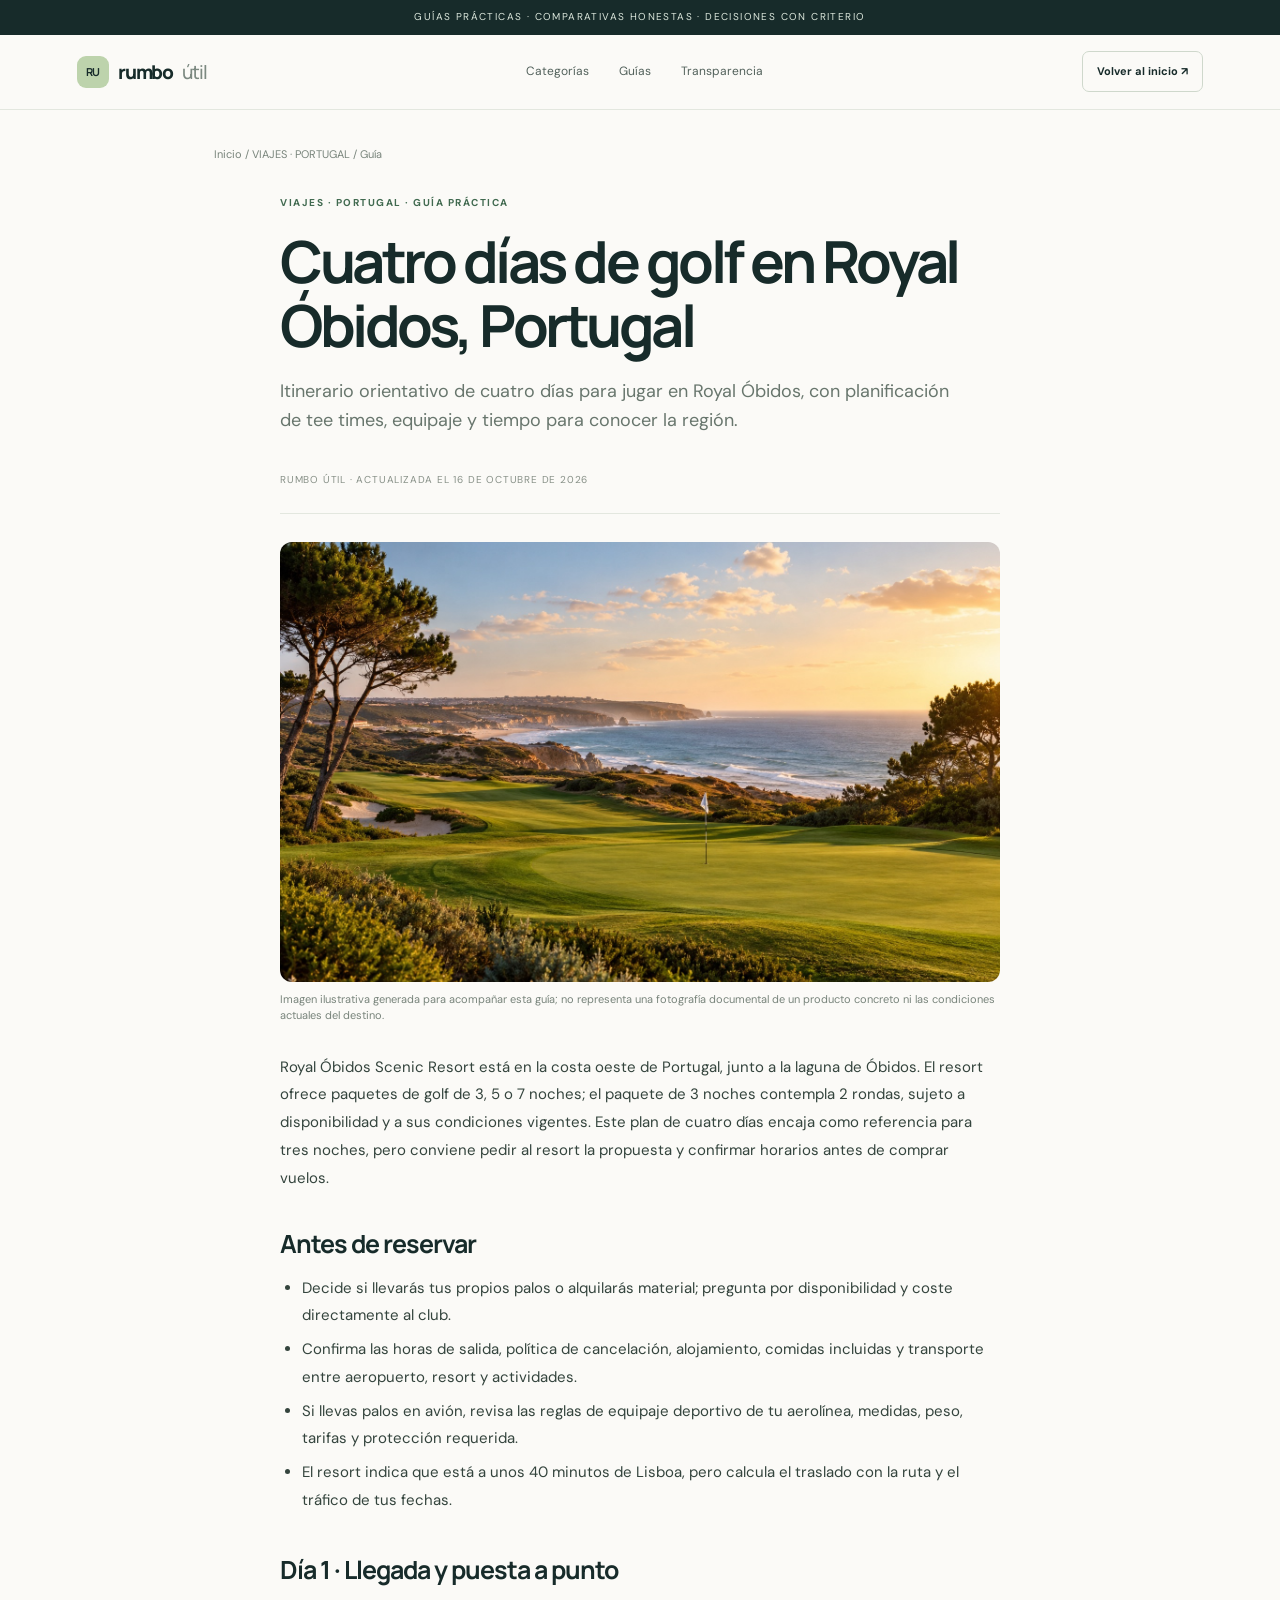
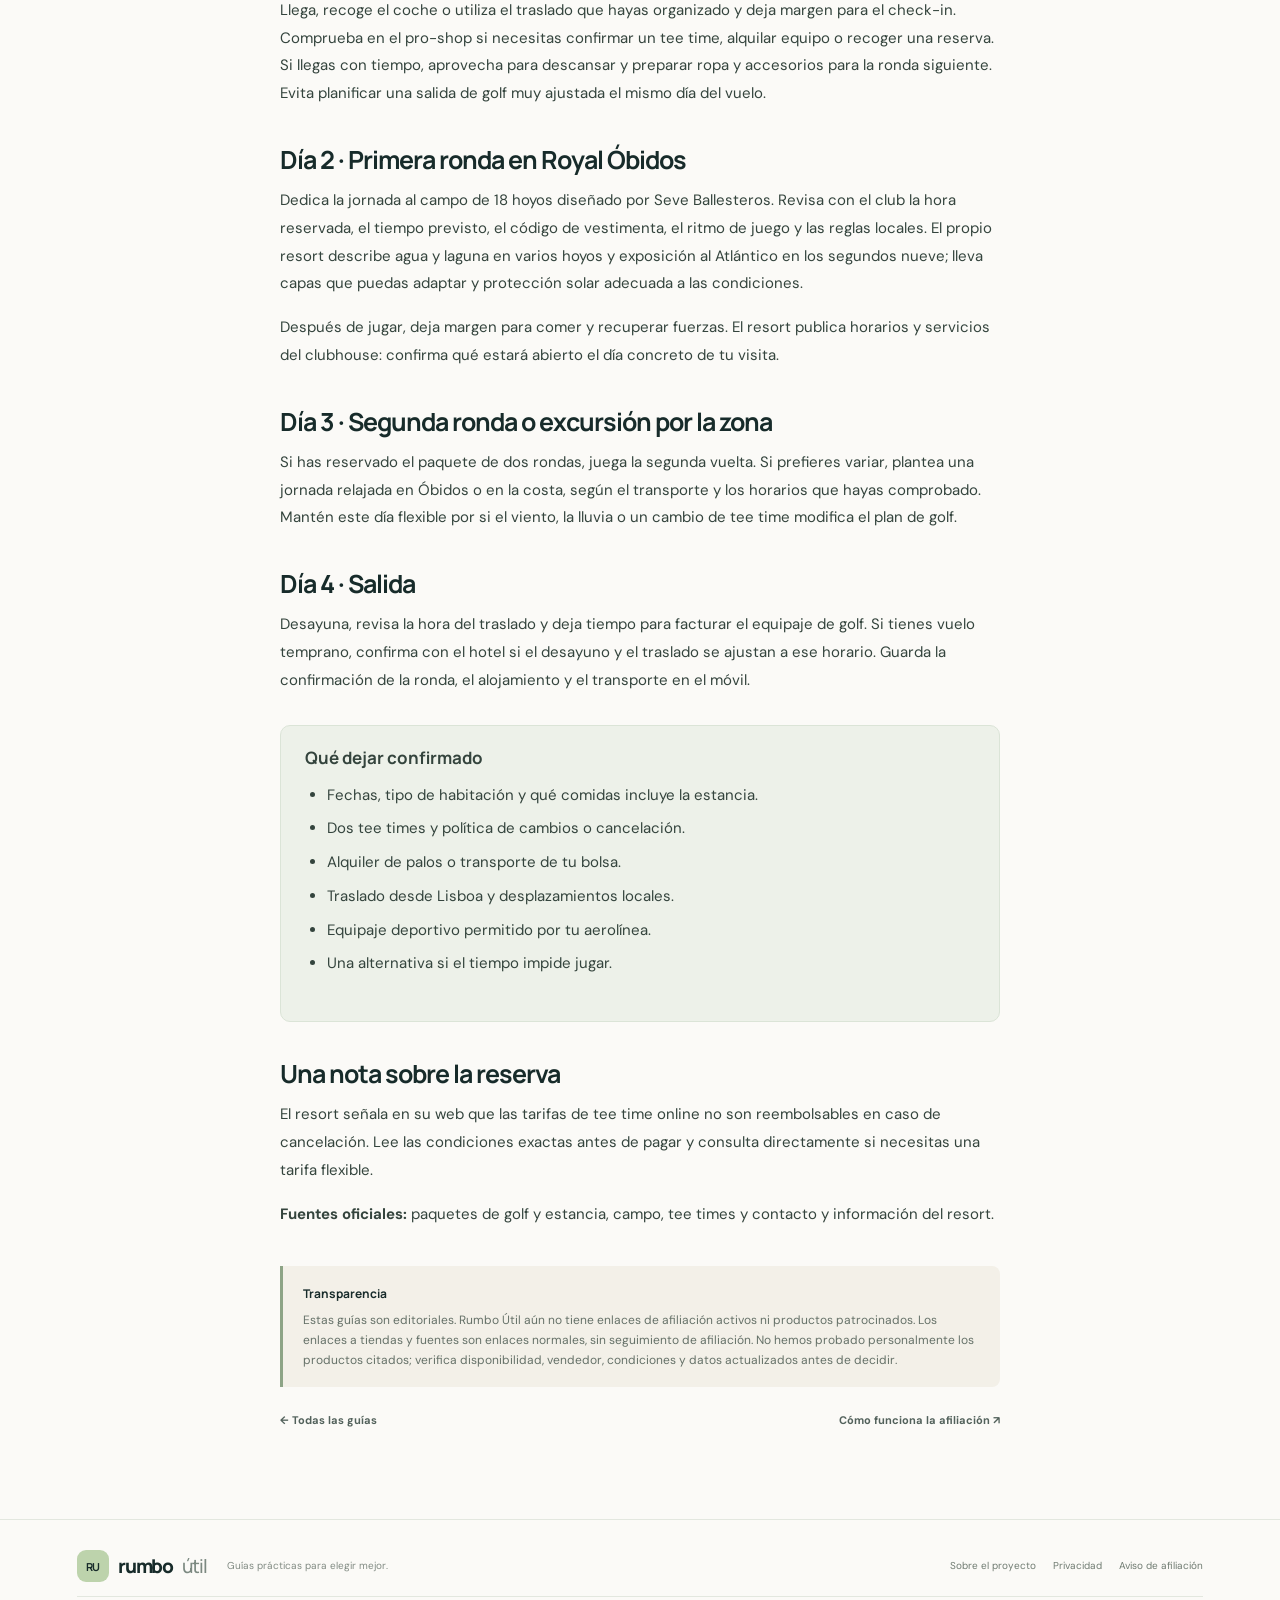
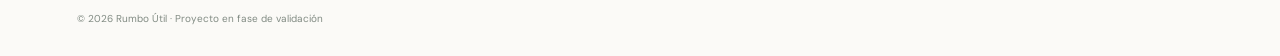
<file: viaje-golf-royal-obidos.html>
<!doctype html>
<html lang="es"><head><meta charset="utf-8"><meta name="viewport" content="width=device-width,initial-scale=1"><meta name="description" content="Itinerario orientativo de cuatro días para jugar en Royal Óbidos, con planificación de tee times, equipaje y tiempo para conocer la región."><meta name="theme-color" content="#172b2a"><title>Cuatro días de golf en Royal Óbidos, Portugal | Rumbo Útil</title><link rel="preconnect" href="https://fonts.googleapis.com"><link rel="preconnect" href="https://fonts.gstatic.com" crossorigin><link href="https://fonts.googleapis.com/css2?family=DM+Sans:wght@400;500;600;700&family=Manrope:wght@500;600;700;800&display=swap" rel="stylesheet"><link rel="stylesheet" href="styles.css"><link rel="stylesheet" href="categories.css?v=20261016-fotos"></head>
<body><div class="top">GUÍAS PRÁCTICAS · COMPARATIVAS HONESTAS · DECISIONES CON CRITERIO</div><header><a class="brand" href="index.html"><b>RU</b> rumbo<span>útil</span></a><nav id="nav"><a href="index.html#categorias">Categorías</a><a href="index.html#guias-publicadas">Guías</a><a href="afiliacion.html">Transparencia</a></nav><a class="headcta" href="index.html">Volver al inicio ↗</a><button id="menu" aria-label="Abrir menú" aria-expanded="false">☰</button></header>
<main class="article-page"><div class="article-breadcrumb"><a href="index.html">Inicio</a><span> / </span><a href="index.html#categorias">VIAJES · PORTUGAL</a><span> / Guía</span></div><article><p class="eyebrow">VIAJES · PORTUGAL · GUÍA PRÁCTICA</p><h1>Cuatro días de golf en Royal Óbidos, Portugal</h1><p class="article-lead">Itinerario orientativo de cuatro días para jugar en Royal Óbidos, con planificación de tee times, equipaje y tiempo para conocer la región.</p><div class="article-meta">Rumbo Útil · Actualizada el 16 de octubre de 2026</div><figure class="guide-photo"><img src="assets/golf-royal-obidos.jpg" alt="Campo de golf costero en Portugal al atardecer, imagen ilustrativa del viaje." width="1536" height="1024" fetchpriority="high"><figcaption>Imagen ilustrativa generada para acompañar esta guía; no representa una fotografía documental de un producto concreto ni las condiciones actuales del destino.</figcaption></figure><div class="article-content"><p>Royal Óbidos Scenic Resort está en la costa oeste de Portugal, junto a la laguna de Óbidos. El resort ofrece paquetes de golf de 3, 5 o 7 noches; el paquete de 3 noches contempla 2 rondas, sujeto a disponibilidad y a sus condiciones vigentes. Este plan de cuatro días encaja como referencia para tres noches, pero conviene pedir al resort la propuesta y confirmar horarios antes de comprar vuelos.</p>
<h2>Antes de reservar</h2><ul><li>Decide si llevarás tus propios palos o alquilarás material; pregunta por disponibilidad y coste directamente al club.</li><li>Confirma las horas de salida, política de cancelación, alojamiento, comidas incluidas y transporte entre aeropuerto, resort y actividades.</li><li>Si llevas palos en avión, revisa las reglas de equipaje deportivo de tu aerolínea, medidas, peso, tarifas y protección requerida.</li><li>El resort indica que está a unos 40 minutos de Lisboa, pero calcula el traslado con la ruta y el tráfico de tus fechas.</li></ul>
<h2>Día 1 · Llegada y puesta a punto</h2><p>Llega, recoge el coche o utiliza el traslado que hayas organizado y deja margen para el check-in. Comprueba en el pro-shop si necesitas confirmar un tee time, alquilar equipo o recoger una reserva. Si llegas con tiempo, aprovecha para descansar y preparar ropa y accesorios para la ronda siguiente. Evita planificar una salida de golf muy ajustada el mismo día del vuelo.</p>
<h2>Día 2 · Primera ronda en Royal Óbidos</h2><p>Dedica la jornada al campo de 18 hoyos diseñado por Seve Ballesteros. Revisa con el club la hora reservada, el tiempo previsto, el código de vestimenta, el ritmo de juego y las reglas locales. El propio resort describe agua y laguna en varios hoyos y exposición al Atlántico en los segundos nueve; lleva capas que puedas adaptar y protección solar adecuada a las condiciones.</p><p>Después de jugar, deja margen para comer y recuperar fuerzas. El resort publica horarios y servicios del clubhouse: confirma qué estará abierto el día concreto de tu visita.</p>
<h2>Día 3 · Segunda ronda o excursión por la zona</h2><p>Si has reservado el paquete de dos rondas, juega la segunda vuelta. Si prefieres variar, plantea una jornada relajada en Óbidos o en la costa, según el transporte y los horarios que hayas comprobado. Mantén este día flexible por si el viento, la lluvia o un cambio de tee time modifica el plan de golf.</p>
<h2>Día 4 · Salida</h2><p>Desayuna, revisa la hora del traslado y deja tiempo para facturar el equipaje de golf. Si tienes vuelo temprano, confirma con el hotel si el desayuno y el traslado se ajustan a ese horario. Guarda la confirmación de la ronda, el alojamiento y el transporte en el móvil.</p>
<div class="article-check"><h3>Qué dejar confirmado</h3><ul><li>Fechas, tipo de habitación y qué comidas incluye la estancia.</li><li>Dos tee times y política de cambios o cancelación.</li><li>Alquiler de palos o transporte de tu bolsa.</li><li>Traslado desde Lisboa y desplazamientos locales.</li><li>Equipaje deportivo permitido por tu aerolínea.</li><li>Una alternativa si el tiempo impide jugar.</li></ul></div>
<h2>Una nota sobre la reserva</h2><p>El resort señala en su web que las tarifas de tee time online no son reembolsables en caso de cancelación. Lee las condiciones exactas antes de pagar y consulta directamente si necesitas una tarifa flexible.</p>
<p><strong>Fuentes oficiales:</strong> <a href="https://www.royalobidos.com/golf/golf-packages.html" target="_blank" rel="noopener noreferrer">paquetes de golf y estancia</a>, <a href="https://www.royalobidos.com/golf.html" target="_blank" rel="noopener noreferrer">campo, tee times y contacto</a> y <a href="https://www.royalobidos.com/resort.html" target="_blank" rel="noopener noreferrer">información del resort</a>.</p></div><aside class="article-disclosure"><b>Transparencia</b><p>Estas guías son editoriales. Rumbo Útil aún no tiene enlaces de afiliación activos ni productos patrocinados. Los enlaces a tiendas y fuentes son enlaces normales, sin seguimiento de afiliación. No hemos probado personalmente los productos citados; verifica disponibilidad, vendedor, condiciones y datos actualizados antes de decidir.</p></aside><nav class="article-next"><a href="index.html#guias-publicadas">← Todas las guías</a><a href="afiliacion.html">Cómo funciona la afiliación ↗</a></nav></article></main>
<footer><a class="brand" href="index.html"><b>RU</b> rumbo<span>útil</span></a><p>Guías prácticas para elegir mejor.</p><div><a href="index.html#metodo">Sobre el proyecto</a><a href="privacidad.html">Privacidad</a><a href="afiliacion.html">Aviso de afiliación</a></div><small>© <span id="year"></span> Rumbo Útil · Proyecto en fase de validación</small></footer><script src="site.js?v=b5dfb23"></script></body></html>
</file>
<file: styles.css>
:root{--ink:#172b2a;--muted:#6d7b72;--paper:#fbfaf7;--line:#e3e7df;--green:#bdd3ac;--darkgreen:#416a50;--cream:#f1f2eb}*{box-sizing:border-box}html{scroll-behavior:smooth;scroll-padding-top:95px}body{margin:0;background:var(--paper);color:var(--ink);font:14px "DM Sans",Arial,sans-serif;line-height:1.65}a{color:inherit;text-decoration:none}.top{background:var(--ink);color:#dce7dc;text-align:center;padding:9px 12px;font-size:10px;letter-spacing:.14em}header{height:75px;padding:0 6vw;display:flex;align-items:center;justify-content:space-between;border-bottom:1px solid var(--line);position:sticky;top:0;background:#fbfaf7f2;backdrop-filter:blur(10px);z-index:9}.brand{display:flex;align-items:center;gap:9px;font:800 19px Manrope,Arial,sans-serif;letter-spacing:-.06em}.brand b{display:grid;place-items:center;width:32px;height:32px;border-radius:9px;background:var(--green);font-size:11px}.brand span{color:#7c8981;font-weight:500}nav{display:flex;gap:30px;font-size:12px;color:#52615b}nav a:hover,footer a:hover{color:var(--darkgreen)}.headcta{border:1px solid #cfd8cc;padding:10px 14px;border-radius:7px;font-size:11px;font-weight:700}#menu{display:none;background:none;border:0;font-size:22px;color:var(--ink)}.hero{max-width:1300px;margin:auto;padding:75px 7vw;display:grid;grid-template-columns:1fr 1fr;gap:40px;align-items:center}.eyebrow{font-size:10px;letter-spacing:.15em;font-weight:700;color:var(--darkgreen);margin:0 0 18px}.hero h1,h2{font:700 clamp(38px,5vw,64px)/1.08 Manrope,Arial,sans-serif;letter-spacing:-.065em;margin:0}.hero h1 em,h2 em{font-style:normal;color:#6b8974}.intro{max-width:470px;color:var(--muted);line-height:1.9;margin:24px 0}.actions{display:flex;align-items:center;gap:24px;flex-wrap:wrap}.btn{display:inline-block;background:var(--ink);color:white;padding:13px 17px;border-radius:6px;font-size:11px;font-weight:700;transition:transform .15s,background .15s}.btn:hover{background:#294844;transform:translateY(-1px)}.link,.arrow{font-size:11px;font-weight:700}.arrow:hover,.link:hover{text-decoration:underline}.trust{display:flex;gap:16px;flex-wrap:wrap;margin-top:30px;font-size:10px;color:#7b887d}.hero-art{height:390px;background:#e8eee4;border-radius:20px;position:relative;overflow:hidden;display:grid;place-items:center}.hero-art:before{content:"";position:absolute;width:290px;height:290px;background:#d4e2ca;border-radius:50%;top:30px}.note,.tip{position:absolute;z-index:2;background:#fffdf8e8;padding:13px 16px;border-radius:7px;box-shadow:0 8px 25px #23382b0d}.note{left:22px;top:23px}.tip{right:20px;bottom:20px}.note small,.tip small{display:block;color:#758277;font-size:8px;letter-spacing:.12em;margin-bottom:5px}.note b,.tip b{display:block;font:700 12px/1.5 Manrope,Arial}.scene{position:absolute;width:340px;height:245px;bottom:15px}.desk{position:absolute;bottom:64px;left:8px;width:324px;height:13px;background:#b78d68;border-radius:3px}.leg{position:absolute;bottom:0;width:9px;height:65px;background:#9d795c}.leg.l{left:45px}.leg.r{right:45px}.monitor{position:absolute;left:91px;top:5px;width:160px}.screen{height:110px;background:#263b39;border:7px solid #1c2e2d;border-radius:7px;position:relative}.screen i{position:absolute;left:12px;top:20px;width:48px;height:4px;background:#9bb88d;border-radius:4px;box-shadow:0 12px 0 #d9b580,0 24px 0 #6e9278}.screen i:nth-child(2){left:82px;top:35px;width:42px;height:34px;border:1px solid #718b7c;background:transparent;box-shadow:none}.screen i:nth-child(3){left:82px;top:72px;width:42px;height:3px;box-shadow:none}.neck{width:12px;height:22px;background:#778e83;margin:auto}.foot{width:50px;height:5px;background:#778e83;margin:auto;border-radius:5px}.keyboard{position:absolute;left:98px;bottom:88px;width:130px;height:12px;background:#e9e8dc;border-radius:4px;transform:skewX(-14deg)}.mug{position:absolute;right:22px;bottom:87px;width:28px;height:31px;background:#d8b486;border-radius:4px 4px 8px 8px}.plant{position:absolute;left:20px;bottom:78px;width:48px;height:62px}.plant b{position:absolute;bottom:0;left:7px;width:33px;height:25px;background:#cda77d;border-radius:4px 4px 10px 10px}.plant i{position:absolute;bottom:22px;left:12px;width:15px;height:31px;background:#62856a;border-radius:100% 0 100% 0;transform:rotate(-30deg)}.plant i:nth-child(2){left:24px;transform:rotate(20deg);height:38px}.plant i:nth-child(3){left:1px;transform:rotate(-60deg);height:25px}.strip{display:grid;grid-template-columns:repeat(3,1fr);border-top:1px solid var(--line);border-bottom:1px solid var(--line);padding:20px 8vw;gap:20px}.strip>div{display:flex;gap:14px;align-items:center;justify-content:center}.strip>div>b{font:700 12px Manrope;color:#63806c}.strip strong,.strip small{display:block}.strip strong{font:700 12px Manrope}.strip small{font-size:10px;color:#879087}.section{padding:85px 7vw;max-width:1400px;margin:auto}.heading{display:flex;align-items:flex-end;justify-content:space-between;gap:30px;margin-bottom:30px}.heading h2,.last h2,.method h2{font-size:clamp(32px,4vw,48px)}.heading>p{max-width:310px;color:var(--muted);font-size:12px;line-height:1.9;margin:0 0 3px}.guides{display:grid;grid-template-columns:repeat(3,1fr);gap:19px}.guides article{background:#fff;border:1px solid var(--line);border-radius:10px;overflow:hidden;transition:transform .2s,box-shadow .2s}.guides article:hover{transform:translateY(-3px);box-shadow:0 12px 35px #25392b0b}.visual{height:195px;position:relative;overflow:hidden;padding:17px}.visual>span{font-size:8px;letter-spacing:.12em;font-weight:700;color:#667a6a}.visual.green{background:#e4eee0}.visual.sand{background:#f3e9d9}.visual.lilac{background:#e9e5f1}.mini-screen{position:absolute;width:155px;height:94px;left:50%;top:59px;transform:translateX(-50%);border:8px solid #293d38;border-radius:7px;background:linear-gradient(135deg,#38554a,#172b2a);box-shadow:0 18px 0 -5px #a4b49c}.mini-screen:before{content:"";position:absolute;top:16px;left:13px;width:45px;height:4px;background:#b8d0a8;box-shadow:0 12px 0 #dfc49b,0 24px 0 #80a28c}.lamp{position:absolute;left:50%;top:45px;width:150px;height:130px;transform:translateX(-50%)}.lamp:before{content:"";position:absolute;left:72px;top:6px;width:7px;height:102px;background:#5f7063;transform:rotate(25deg);transform-origin:top}.lamp:after{content:"";position:absolute;top:0;left:60px;width:55px;height:18px;border-radius:5px 14px 4px 4px;background:#c08f58;transform:rotate(25deg)}.lamp i{position:absolute;bottom:2px;left:40px;width:82px;height:7px;border-radius:8px;background:#8d9d87}.phones{position:absolute;left:50%;top:64px;transform:translateX(-50%);width:110px;height:70px}.phones:before,.phones:after{content:"";position:absolute;width:39px;height:62px;border:5px solid #3c4b49;border-radius:9px;background:#c9d8c7;transform:rotate(-13deg)}.phones:after{left:53px;top:-10px;transform:rotate(12deg);background:#d7c8b3}.pad{padding:21px}.pad>small,.product-info>small{font-size:9px;letter-spacing:.1em;color:#6c896f;font-weight:700}.pad h3{font:700 17px/1.35 Manrope,Arial;margin:11px 0}.pad p{font-size:11px;color:#778278;line-height:1.8;min-height:50px}.pad .arrow{display:inline-block;margin-top:5px}.products{padding-top:65px}.filters{display:flex;align-items:center;gap:8px;flex-wrap:wrap;border-bottom:1px solid var(--line);padding-bottom:17px;margin-bottom:22px}.filters button,.filters input{font:500 11px "DM Sans",Arial;border:1px solid var(--line);border-radius:6px;background:transparent;color:#5f6d63;padding:10px 14px}.filters button{cursor:pointer}.filters button:hover,.filters button.active{background:var(--ink);border-color:var(--ink);color:white}.filters input{margin-left:auto;min-width:220px;background:white;outline:none}.filters input:focus{border-color:#8ca994}.grid{display:grid;grid-template-columns:repeat(3,1fr);gap:17px}.product{background:#fff;border:1px solid var(--line);border-radius:9px;overflow:hidden}.art{height:155px;position:relative;display:grid;place-items:center;background:#e8eee4}.art.lamp{background:#f2e9d9}.art.audio{background:#e9e5f1}.art.mat{background:#e4eae7}.art .tag{position:absolute;top:13px;left:13px;font-size:8px;letter-spacing:.08em;background:#ffffffb8;padding:5px 7px;border-radius:4px;color:#53645a}.shape.stand{width:112px;height:53px;border:9px solid #9aaa9d;border-bottom-width:6px;border-radius:6px 6px 2px 2px;transform:skew(-12deg);position:relative}.shape.stand:after{content:"";position:absolute;left:10px;right:10px;bottom:-27px;height:22px;border-left:7px solid #7b8a80;border-right:7px solid #7b8a80}.shape.lamp{height:76px;width:100px;background:transparent;border-top:7px solid #bf965f;border-right:6px solid #bf965f;border-radius:0 60px 0 0;transform:rotate(25deg);position:relative}.shape.lamp:after{content:"";position:absolute;right:-18px;top:-13px;width:32px;height:12px;background:#bf965f;border-radius:4px}.shape.audio{height:52px;width:60px;border:8px solid #646d79;border-top-color:#646d79;border-radius:18px 18px 25px 25px;position:relative}.shape.audio:before,.shape.audio:after{content:"";position:absolute;top:8px;width:13px;height:31px;border-radius:6px;background:#777f8d}.shape.audio:before{left:-15px}.shape.audio:after{right:-15px}.shape.mat{height:62px;width:110px;background:#8eaa97;border-radius:5px;box-shadow:12px 9px 0 #ffffff80;transform:rotate(-7deg)}.product-info{padding:17px}.product-info h3{font:700 15px/1.4 Manrope,Arial;margin:7px 0}.product-info p{font-size:11px;line-height:1.8;color:#7b867c;min-height:43px}.product-meta{display:flex;align-items:center;justify-content:space-between;border-top:1px solid #edf0eb;padding-top:12px;gap:8px}.product-meta span{font-size:10px;color:#7e8980}.product-meta button{font:700 10px "DM Sans",Arial;border:0;background:#e7eae4;color:#7d867d;padding:9px;border-radius:5px}.products>aside,.last aside{display:flex;gap:12px;align-items:flex-start;background:#f1f2eb;border:1px solid #e3e7dd;padding:15px;border-radius:8px;margin-top:23px}.products>aside>b{display:grid;place-items:center;flex:0 0 22px;height:22px;border-radius:50%;background:#dbe5d5;color:#43664e}.products>aside p{font-size:10px;color:#66736a;line-height:1.8;margin:0}.products>aside p strong{color:var(--ink)}.method{background:var(--ink);color:white;padding:75px 7vw;display:grid;grid-template-columns:1fr .8fr;gap:65px;align-items:center}.method>div{max-width:580px}.method .eyebrow{color:#b8d0a8}.method h2{color:white}.method h2 em{color:#bdd3ac}.method>div>p:not(.eyebrow){color:#b8c5bd;font-size:12px;line-height:1.9;max-width:430px;margin:20px 0}.light{background:#dce8d4;color:#21392e}.steps article{display:flex;gap:18px;padding:20px 0;border-bottom:1px solid #40514b}.steps article:first-child{border-top:1px solid #40514b}.steps article>b{font:700 11px Manrope;color:#b9d2a4}.steps strong,.steps small{display:block}.steps strong{font:700 12px Manrope}.steps small{font-size:10px;color:#aebdb4;margin-top:4px}.last{max-width:1160px;margin:auto;padding:75px 7vw;display:grid;grid-template-columns:1fr .75fr;gap:55px;align-items:center}.last>div>p:last-child{font-size:12px;color:#78847b;max-width:360px;line-height:1.8}.last aside{display:block;background:white;margin:0;padding:24px}.last aside>b{display:grid;place-items:center;width:34px;height:34px;background:#e8efdf;color:#52775b;border-radius:9px;margin-bottom:15px}.last aside strong{font:700 13px Manrope}.last aside p{font-size:11px;color:#7a847c;line-height:1.8}footer{padding:28px 6vw;border-top:1px solid var(--line);display:grid;grid-template-columns:auto 1fr auto;gap:12px 20px;align-items:center}footer p,footer small{font-size:10px;color:#818b83}footer div{display:flex;gap:17px;font-size:10px;color:#6f7b71}footer small{grid-column:1/-1;border-top:1px solid var(--line);padding-top:14px}.legal{max-width:800px;margin:65px auto;padding:0 24px 70px}.legal h1{font:700 40px Manrope,Arial;letter-spacing:-.06em}.legal p{color:#66736a;font-size:14px;line-height:1.9}.legal a{text-decoration:underline;color:#426b52}@media(max-width:850px){.hero{grid-template-columns:1fr}.hero-art{max-width:600px;width:100%;margin:auto}.guides{grid-template-columns:1fr 1fr}.guides article:first-child{grid-column:1/-1}.grid{grid-template-columns:repeat(2,1fr)}.heading{display:block}.heading>p{max-width:500px;margin-top:15px}.method,.last{grid-template-columns:1fr;gap:35px}footer{grid-template-columns:auto 1fr}footer div{grid-column:1/-1;flex-wrap:wrap}}@media(max-width:560px){.top{font-size:8px;letter-spacing:.08em}header{height:64px;padding:0 20px}nav,.headcta{display:none}#menu{display:block}nav.open{display:flex;position:absolute;top:63px;left:0;right:0;background:var(--paper);padding:14px 22px;border-bottom:1px solid var(--line);flex-direction:column;gap:14px}.hero{padding:42px 20px}.hero h1{font-size:42px}.hero-art{height:320px}.scene{transform:scale(.8);transform-origin:bottom center;bottom:0}.note{left:8px;top:14px}.tip{right:8px;bottom:14px}.trust{gap:9px}.strip{grid-template-columns:1fr;padding:18px 24px;gap:13px}.strip>div{justify-content:flex-start}.section{padding:56px 20px}.heading h2,.last h2,.method h2{font-size:34px}.guides,.grid{grid-template-columns:1fr}.guides article:first-child{grid-column:auto}.visual{height:190px}.filters input{width:100%;margin-left:0}.method,.last{padding:56px 20px}footer{padding:25px 20px;grid-template-columns:1fr}footer div,footer small{grid-column:1}footer div{gap:12px 16px}.legal h1{font-size:34px}}
</file>
<file: categories.css>
/* Category refresh: three equal editorial themes, tuned for small screens. */
.category-hero{background:linear-gradient(145deg,#e8eee4,#f2eadf)}
.category-orbit{position:relative;z-index:1;width:min(70%,290px);aspect-ratio:1;border:1px solid #aabca4;border-radius:50%;display:grid;place-items:center;background:#fbfaf7a8}
.category-orbit:before,.category-orbit:after{content:"";position:absolute;border:1px solid #c6d1be;border-radius:50%}
.category-orbit:before{inset:14%}.category-orbit:after{inset:29%}
.category-orbit b{font:800 38px Manrope,Arial;color:#416a50;z-index:1}
.category-orbit span{position:absolute;background:#fbfaf7;padding:4px 8px;border-radius:20px;font-size:8px;font-weight:700;letter-spacing:.1em}
.category-orbit span:nth-child(1){top:9%;left:37%}.category-orbit span:nth-child(2){right:-10px;top:47%}.category-orbit span:nth-child(3){left:-18px;top:62%}
.category-grid{display:grid;grid-template-columns:repeat(3,1fr);gap:18px}
.category-card{position:relative;overflow:hidden;min-height:280px;padding:25px;border-radius:12px;border:1px solid var(--line);background:#e9efe5;display:flex;flex-direction:column;align-items:flex-start;transition:transform .2s,box-shadow .2s}
.category-card:hover{transform:translateY(-3px);box-shadow:0 12px 35px #25392b12}
.category-card.travel{background:#edf0e6}.category-card.sport{background:#f1e9dc}.category-card.assorted{background:#ece9f2}
.category-card>small{font-size:9px;letter-spacing:.13em;font-weight:700;color:#607665;margin-top:28px}
.category-card h3{font:700 22px/1.2 Manrope,Arial;letter-spacing:-.04em;margin:13px 0 8px;max-width:230px}
.category-card p{font-size:12px;color:#6d7b72;line-height:1.75;max-width:280px;margin:0 0 18px}
.category-icon{display:grid;place-items:center;width:37px;height:37px;background:#ffffffb8;border-radius:50%;font-size:18px;color:#416a50}
.category-link{font-size:11px;font-weight:700;margin-top:auto}
.category-mark{position:absolute;right:15px;bottom:-46px;font:800 150px Manrope,Arial;color:#ffffff6b;pointer-events:none}
.category-guides .visual{height:170px}.guide-symbol{position:absolute;inset:35px 0 0;display:grid;place-items:center;font:400 78px Manrope,Arial;color:#617d68}
#transparencia{margin-top:28px}
.art.travel{background:linear-gradient(135deg,#d7e6df,#eff0e3)}.art.sport{background:linear-gradient(135deg,#eadcc8,#e8eee4)}.art.useful{background:linear-gradient(135deg,#e4dfee,#f1e9dc)}
.shape.travel:before{content:"";position:absolute;width:90px;height:90px;border:2px solid #668876;border-radius:50%;left:calc(50% - 45px);top:25px}
.shape.travel:after{content:"";position:absolute;width:60px;height:30px;border-top:2px solid #668876;border-radius:50%;left:calc(50% - 30px);top:55px}
.shape.sport:before{content:"◎";position:absolute;inset:8px;display:grid;place-items:center;font-size:62px;color:#8b765b}
.shape.useful:before{content:"✳";position:absolute;inset:5px;display:grid;place-items:center;font-size:66px;color:#76658e}
@media(max-width:850px){.category-grid{grid-template-columns:1fr 1fr}.category-card:last-child{grid-column:1/-1;min-height:230px}}
@media(max-width:600px){.category-grid{grid-template-columns:1fr}.category-card:last-child{grid-column:auto}.category-card{min-height:240px}.category-orbit span:nth-child(2){right:-22px}.category-orbit span:nth-child(3){left:-28px}.category-hero{height:330px}}

/* Published editorial guides */
.article-page{max-width:900px;margin:0 auto;padding:35px 24px 90px}
.article-breadcrumb{font-size:11px;color:#78847b;margin-bottom:32px}.article-breadcrumb a:hover{text-decoration:underline}
.article-page>article{max-width:720px;margin:0 auto}.article-page h1{font:700 clamp(36px,6vw,58px)/1.1 Manrope,Arial;letter-spacing:-.06em;margin:0 0 20px}
.article-lead{font-size:18px;line-height:1.65;color:#68766d;max-width:680px}
.article-meta{font-size:10px;letter-spacing:.08em;text-transform:uppercase;color:#879087;border-bottom:1px solid var(--line);padding:18px 0 24px;margin-bottom:28px}
.article-content{font-size:15px;line-height:1.85;color:#34443d}.article-content h2{font:700 25px/1.25 Manrope,Arial;letter-spacing:-.04em;margin:36px 0 12px;color:var(--ink)}
.article-content p{margin:0 0 16px}.article-content ul{padding-left:22px;margin:10px 0 20px}.article-content li{padding:3px 0}
.article-check{background:#edf1e9;border:1px solid #dbe4d7;border-radius:10px;padding:20px 24px;margin:30px 0}
.article-check h3{font:700 17px Manrope,Arial;margin:0 0 8px}.article-disclosure{display:block;background:#f3f0e8;border-left:3px solid #8da486;padding:16px 20px;margin-top:38px;border-radius:0 8px 8px 0}
.article-disclosure b{font:700 12px Manrope,Arial}.article-disclosure p{font-size:12px;margin:6px 0 0;color:#657168}
.article-next{display:flex;justify-content:space-between;gap:16px;margin-top:24px;font-size:11px;font-weight:700}
.guide-product-link{display:block;height:100%}.guide-product-link:hover h3{text-decoration:underline}.guide-read{font-weight:700;color:var(--darkgreen)}
@media(max-width:600px){.article-page{padding:26px 20px 60px}.article-content{font-size:14px}.article-content h2{font-size:21px}.article-next{flex-direction:column}}

/* Static published-guide cards */
#guias-publicadas .product{transition:transform .18s,box-shadow .18s}
#guias-publicadas .product:hover{transform:translateY(-3px);box-shadow:0 12px 30px #25392b12}
#guias-publicadas .product-info h3{font:700 16px/1.35 Manrope,Arial;letter-spacing:-.025em}
#guias-publicadas .art{height:165px;position:relative;overflow:hidden;border-radius:8px 8px 0 0}
#guias-publicadas .tag{position:absolute;z-index:2}

#guias-publicadas .art .guide-card-photo{display:block;width:100%;height:100%;object-fit:cover;object-position:center}
.guide-photo{margin:0 0 30px}
.guide-photo img{display:block;width:100%;height:clamp(250px,48vw,440px);object-fit:cover;object-position:center;border-radius:12px}
.guide-photo figcaption{font-size:11px;line-height:1.5;color:#78847b;margin-top:9px}
@media(max-width:600px){#guias-publicadas .art{height:180px}.guide-photo img{height:240px;border-radius:9px}}

/* Homepage: direct travel promise and photo-led editorial collage */
.home-photo-mosaic{height:420px;padding:0;background:transparent;border-radius:0;overflow:visible;display:grid;grid-template-columns:1.25fr .9fr;grid-template-rows:1fr 1fr;gap:12px}
.home-photo-mosaic:before{display:none}
.home-photo-large,.home-photo-small{position:relative;min-width:0;overflow:hidden;border-radius:16px;background:#e8eee4}
.home-photo-large{grid-row:1/3;margin:0}
.home-photo-large img,.home-photo-small img{display:block;width:100%;height:100%;object-fit:cover}
.home-photo-large:after,.home-photo-small:after{content:"";position:absolute;inset:30% 0 0;background:linear-gradient(transparent,#10221f9c);pointer-events:none}
.home-photo-large figcaption{position:absolute;z-index:1;left:20px;bottom:18px;color:white}
.home-photo-large figcaption small{display:block;font-size:9px;letter-spacing:.14em;font-weight:700;margin-bottom:5px}
.home-photo-large figcaption b{display:block;font:700 20px/1.25 Manrope,Arial;letter-spacing:-.03em}
.home-photo-small{display:block;color:white}
.home-photo-small span{position:absolute;z-index:1;left:14px;bottom:12px;font:700 12px Manrope,Arial;text-shadow:0 1px 8px #0008}
.home-photo-credit{position:absolute;right:4px;bottom:-23px;font-size:9px;color:#78847b}
.home-hero .trust span{white-space:nowrap}
@media(max-width:850px){.home-photo-mosaic{max-width:600px}}
@media(max-width:560px){.home-photo-mosaic{height:290px;grid-template-columns:1.2fr .8fr;gap:8px}.home-photo-large,.home-photo-small{border-radius:11px}.home-photo-large figcaption{left:13px;bottom:12px}.home-photo-large figcaption b{font-size:16px}.home-photo-large figcaption small{font-size:7px}.home-photo-small span{left:9px;bottom:9px;font-size:10px}.home-photo-credit{bottom:-20px;font-size:8px}}

/* Affiliate recommendations: clean catalog grid, without a colored outer panel */
.article-check.affiliate-section{background:transparent;border:0;border-radius:0;padding:0;margin:38px 0}
.affiliate-section h3{margin:0 0 20px}
.affiliate-products{display:grid;grid-template-columns:repeat(2,minmax(0,1fr));gap:18px}
.affiliate-product{background:#fff;border:1px solid #e4e7e1;border-radius:8px;overflow:hidden;min-width:0;transition:box-shadow .18s,transform .18s}
.affiliate-product:hover{transform:translateY(-2px);box-shadow:0 10px 24px #25392b0c}
.affiliate-product-visual{display:flex;align-items:center;justify-content:center;aspect-ratio:1.45;height:auto;overflow:hidden;background:#fff}
.affiliate-product-visual img{display:block;width:100%;height:100%;object-fit:contain;padding:12px}
.affiliate-product-copy{padding:14px 16px 17px}
.affiliate-product-copy h4{font:700 15px/1.4 Manrope,Arial;margin:0 0 7px}
.affiliate-product-copy h4 a:hover,.affiliate-product-copy p a:hover{text-decoration:underline;text-decoration-color:#7d9b81;text-underline-offset:3px}
.affiliate-product-copy p{font-size:11px;line-height:1.65;color:#748078;margin:0}
.affiliate-product-copy p a{color:inherit}
.affiliate-image-note{font-size:10px;color:#77847a;margin:13px 0 0!important}
@media(max-width:560px){.affiliate-products{grid-template-columns:1fr;gap:14px}.affiliate-product-visual{aspect-ratio:1.8}.affiliate-product-copy{padding:13px 14px 15px}}
</file>
